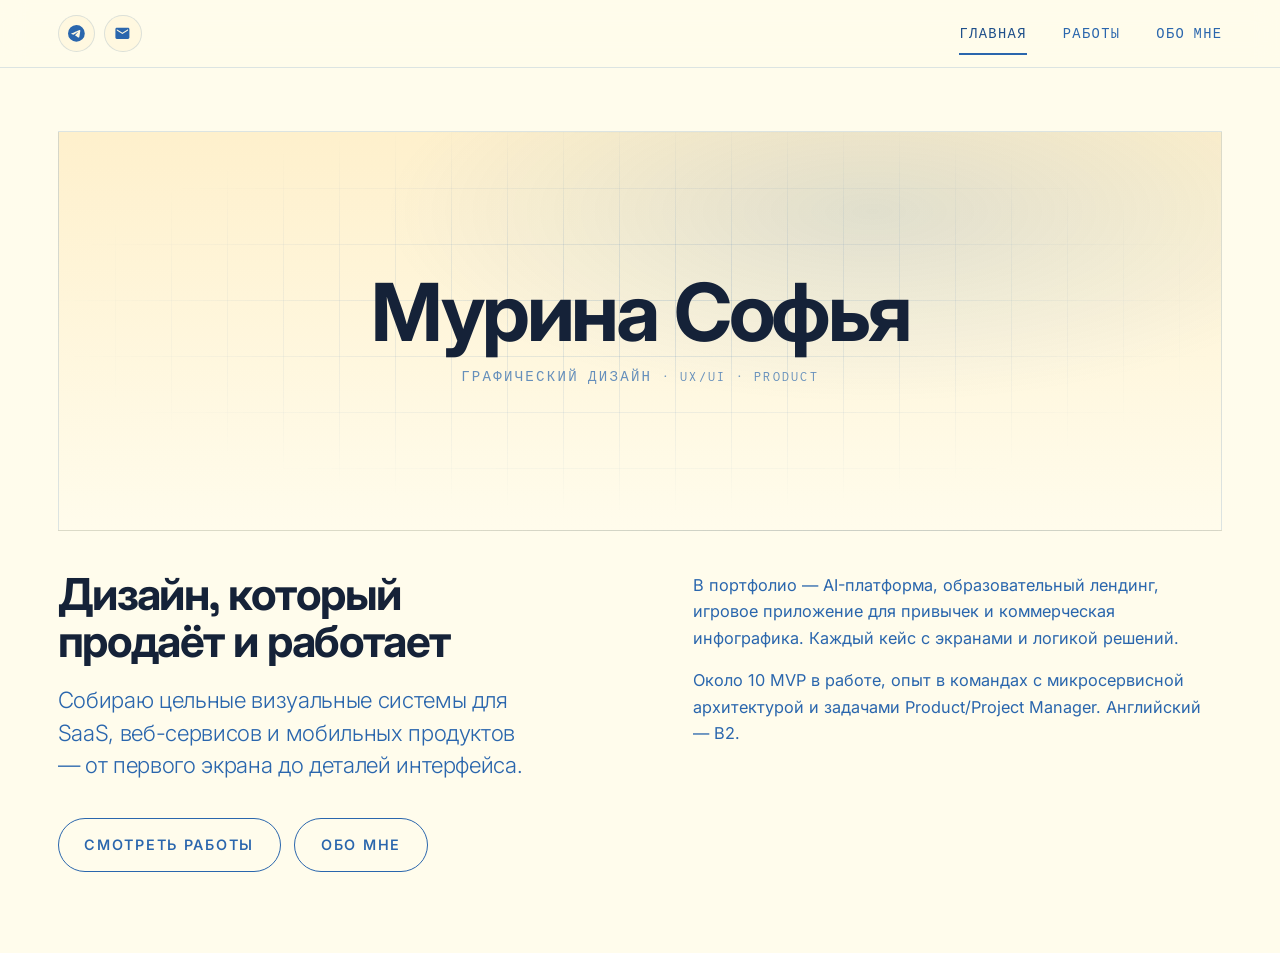
<file: index.html>
<!DOCTYPE html>
<html lang="ru">
<head>
  <meta charset="UTF-8" />
  <meta name="viewport" content="width=device-width, initial-scale=1.0" />
  <meta name="description" content="Мурина Софья — графический и UX/UI-дизайнер. Портфолио продуктов, лендингов и мобильных интерфейсов." />
  <title>Мурина Софья — Портфолио</title>
  <link rel="preconnect" href="https://fonts.googleapis.com" />
  <link rel="preconnect" href="https://fonts.gstatic.com" crossorigin />
  <link href="https://fonts.googleapis.com/css2?family=Inconsolata:wght@400;500;700&family=Inter:wght@300;400;500;600;700&family=Space+Grotesk:wght@500;600;700&display=swap" rel="stylesheet" />
  <link rel="stylesheet" href="styles.css" />
</head>
<body>
  <header class="site-nav">
    <div class="nav-contacts">
      <a class="nav-icon" href="https://t.me/dungeonmaster2007" target="_blank" rel="noopener" aria-label="Написать в Telegram">
        <svg viewBox="0 0 24 24" aria-hidden="true"><path d="M11.944 0A12 12 0 0 0 0 12a12 12 0 0 0 12 12 12 12 0 0 0 12-12A12 12 0 0 0 12 0a12 12 0 0 0-.056 0zm4.962 7.224c.1-.002.321.023.465.14a.506.506 0 0 1 .171.325c.016.093.036.306.02.472-.18 1.898-.962 6.502-1.36 8.627-.168.9-.499 1.201-.82 1.23-.696.065-1.225-.46-1.9-.902-1.056-.693-1.653-1.124-2.678-1.8-1.185-.78-.417-1.21.258-1.91.177-.184 3.247-2.977 3.307-3.23.007-.032.014-.15-.056-.212s-.174-.041-.249-.024c-.106.024-1.793 1.14-5.061 3.345-.48.33-.913.49-1.302.48-.428-.008-1.252-.241-1.865-.44-.752-.245-1.349-.374-1.297-.789.027-.216.325-.437.893-.663 3.498-1.524 5.83-2.529 6.998-3.014 3.332-1.386 4.025-1.627 4.476-1.635z"/></svg>
      </a>
      <a class="nav-icon" href="mailto:murinasofa144@gmail.com" aria-label="Написать на почту">
        <svg viewBox="0 0 24 24" aria-hidden="true"><path d="M20 4H4c-1.1 0-2 .9-2 2v12c0 1.1.9 2 2 2h16c1.1 0 2-.9 2-2V6c0-1.1-.9-2-2-2zm0 4-8 5-8-5V6l8 5 8-5v2z"/></svg>
      </a>
    </div>
    <button class="nav-toggle" type="button" aria-expanded="false" aria-controls="nav-menu">Меню</button>
    <nav id="nav-menu" class="nav-links" aria-label="Основная навигация">
      <a class="is-active" href="index.html">Главная</a>
      <a href="works.html">Работы</a>
      <a href="about.html">Обо мне</a>
    </nav>
  </header>

  <main>
    <section class="hero">
      <div class="wrap">
        <div class="hero-stage reveal">
          <div class="hero-mark">
            <p class="display">Мурина Софья</p>
            <p class="tag">Графический дизайн · UX/UI · Product</p>
          </div>
        </div>

        <div class="hero-grid">
          <div class="reveal">
            <h1 class="headline">Дизайн, который<br />продаёт и работает</h1>
            <p class="lede">
              Собираю цельные визуальные системы для SaaS, веб-сервисов и мобильных продуктов — от первого экрана до деталей интерфейса.
            </p>
          </div>
          <div class="reveal">
            <p class="body-text">
              В портфолио — AI-платформа, образовательный лендинг, игровое приложение для привычек и коммерческая инфографика. Каждый кейс с экранами и логикой решений.
            </p>
            <p class="body-text">
              Около 10 MVP в работе, опыт в командах с микросервисной архитектурой и задачами Product/Project Manager. Английский — B2.
            </p>
          </div>
        </div>

        <div class="btn-row reveal">
          <a class="btn" href="works.html">Смотреть работы</a>
          <a class="btn" href="about.html">Обо мне</a>
        </div>
      </div>
    </section>
  </main>

  <script src="script.js"></script>
</body>
</html>
</file>
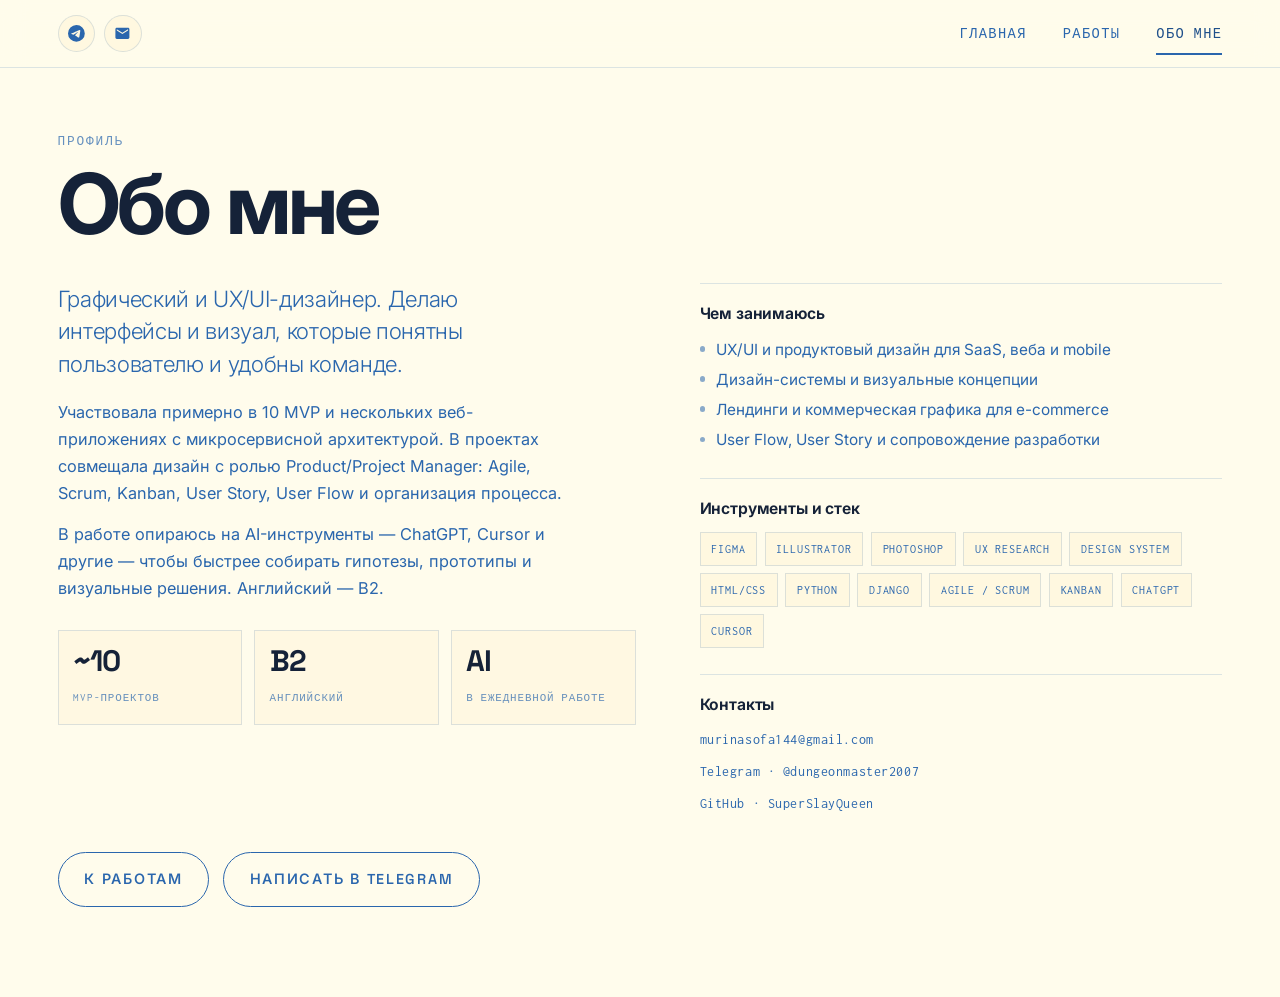
<file: about.html>
<!DOCTYPE html>
<html lang="ru">
<head>
  <meta charset="UTF-8" />
  <meta name="viewport" content="width=device-width, initial-scale=1.0" />
  <meta name="description" content="О Муриной Софье — графический и UX/UI-дизайнер." />
  <title>Обо мне — Мурина Софья</title>
  <link rel="preconnect" href="https://fonts.googleapis.com" />
  <link rel="preconnect" href="https://fonts.gstatic.com" crossorigin />
  <link href="https://fonts.googleapis.com/css2?family=Inconsolata:wght@400;500;700&family=Inter:wght@300;400;500;600;700&family=Space+Grotesk:wght@500;600;700&display=swap" rel="stylesheet" />
  <link rel="stylesheet" href="styles.css" />
</head>
<body>
  <header class="site-nav">
    <div class="nav-contacts">
      <a class="nav-icon" href="https://t.me/dungeonmaster2007" target="_blank" rel="noopener" aria-label="Написать в Telegram">
        <svg viewBox="0 0 24 24" aria-hidden="true"><path d="M11.944 0A12 12 0 0 0 0 12a12 12 0 0 0 12 12 12 12 0 0 0 12-12A12 12 0 0 0 12 0a12 12 0 0 0-.056 0zm4.962 7.224c.1-.002.321.023.465.14a.506.506 0 0 1 .171.325c.016.093.036.306.02.472-.18 1.898-.962 6.502-1.36 8.627-.168.9-.499 1.201-.82 1.23-.696.065-1.225-.46-1.9-.902-1.056-.693-1.653-1.124-2.678-1.8-1.185-.78-.417-1.21.258-1.91.177-.184 3.247-2.977 3.307-3.23.007-.032.014-.15-.056-.212s-.174-.041-.249-.024c-.106.024-1.793 1.14-5.061 3.345-.48.33-.913.49-1.302.48-.428-.008-1.252-.241-1.865-.44-.752-.245-1.349-.374-1.297-.789.027-.216.325-.437.893-.663 3.498-1.524 5.83-2.529 6.998-3.014 3.332-1.386 4.025-1.627 4.476-1.635z"/></svg>
      </a>
      <a class="nav-icon" href="mailto:murinasofa144@gmail.com" aria-label="Написать на почту">
        <svg viewBox="0 0 24 24" aria-hidden="true"><path d="M20 4H4c-1.1 0-2 .9-2 2v12c0 1.1.9 2 2 2h16c1.1 0 2-.9 2-2V6c0-1.1-.9-2-2-2zm0 4-8 5-8-5V6l8 5 8-5v2z"/></svg>
      </a>
    </div>
    <button class="nav-toggle" type="button" aria-expanded="false" aria-controls="nav-menu">Меню</button>
    <nav id="nav-menu" class="nav-links" aria-label="Основная навигация">
      <a href="index.html">Главная</a>
      <a href="works.html">Работы</a>
      <a class="is-active" href="about.html">Обо мне</a>
    </nav>
  </header>

  <main>
    <section class="section">
      <div class="wrap">
        <p class="eyebrow reveal">Профиль</p>
        <h1 class="display reveal">Обо мне</h1>

        <div class="about-grid">
          <div class="reveal">
            <p class="lede" style="max-width: 30ch;">
              Графический и UX/UI-дизайнер. Делаю интерфейсы и визуал, которые понятны пользователю и удобны команде.
            </p>
            <p class="body-text" style="margin-top: 1.2rem;">
              Участвовала примерно в 10 MVP и нескольких веб-приложениях с микросервисной архитектурой. В проектах совмещала дизайн с ролью Product/Project Manager: Agile, Scrum, Kanban, User Story, User Flow и организация процесса.
            </p>
            <p class="body-text">
              В работе опираюсь на AI-инструменты — ChatGPT, Cursor и другие — чтобы быстрее собирать гипотезы, прототипы и визуальные решения. Английский — B2.
            </p>

            <div class="stats">
              <div class="stat">
                <strong>~10</strong>
                <span>MVP-проектов</span>
              </div>
              <div class="stat">
                <strong>B2</strong>
                <span>Английский</span>
              </div>
              <div class="stat">
                <strong>AI</strong>
                <span>в ежедневной работе</span>
              </div>
            </div>
          </div>

          <div class="reveal">
            <div class="about-block">
              <h3>Чем занимаюсь</h3>
              <ul>
                <li>UX/UI и продуктовый дизайн для SaaS, веба и mobile</li>
                <li>Дизайн-системы и визуальные концепции</li>
                <li>Лендинги и коммерческая графика для e-commerce</li>
                <li>User Flow, User Story и сопровождение разработки</li>
              </ul>
            </div>

            <div class="about-block">
              <h3>Инструменты и стек</h3>
              <div class="skill-cloud">
                <span class="skill">Figma</span>
                <span class="skill">Illustrator</span>
                <span class="skill">Photoshop</span>
                <span class="skill">UX Research</span>
                <span class="skill">Design System</span>
                <span class="skill">HTML/CSS</span>
                <span class="skill">Python</span>
                <span class="skill">Django</span>
                <span class="skill">Agile / Scrum</span>
                <span class="skill">Kanban</span>
                <span class="skill">ChatGPT</span>
                <span class="skill">Cursor</span>
              </div>
            </div>

            <div class="about-block">
              <h3>Контакты</h3>
              <div class="contact-list">
                <a href="mailto:murinasofa144@gmail.com">murinasofa144@gmail.com</a>
                <a href="https://t.me/dungeonmaster2007" target="_blank" rel="noopener">Telegram · @dungeonmaster2007</a>
                <a href="https://github.com/SuperSlayQueen" target="_blank" rel="noopener">GitHub · SuperSlayQueen</a>
              </div>
            </div>
          </div>
        </div>

        <div class="btn-row reveal">
          <a class="btn" href="works.html">К работам</a>
          <a class="btn" href="https://t.me/dungeonmaster2007" target="_blank" rel="noopener">Написать в Telegram</a>
        </div>
      </div>
    </section>
  </main>

  <script src="script.js"></script>
</body>
</html>
</file>
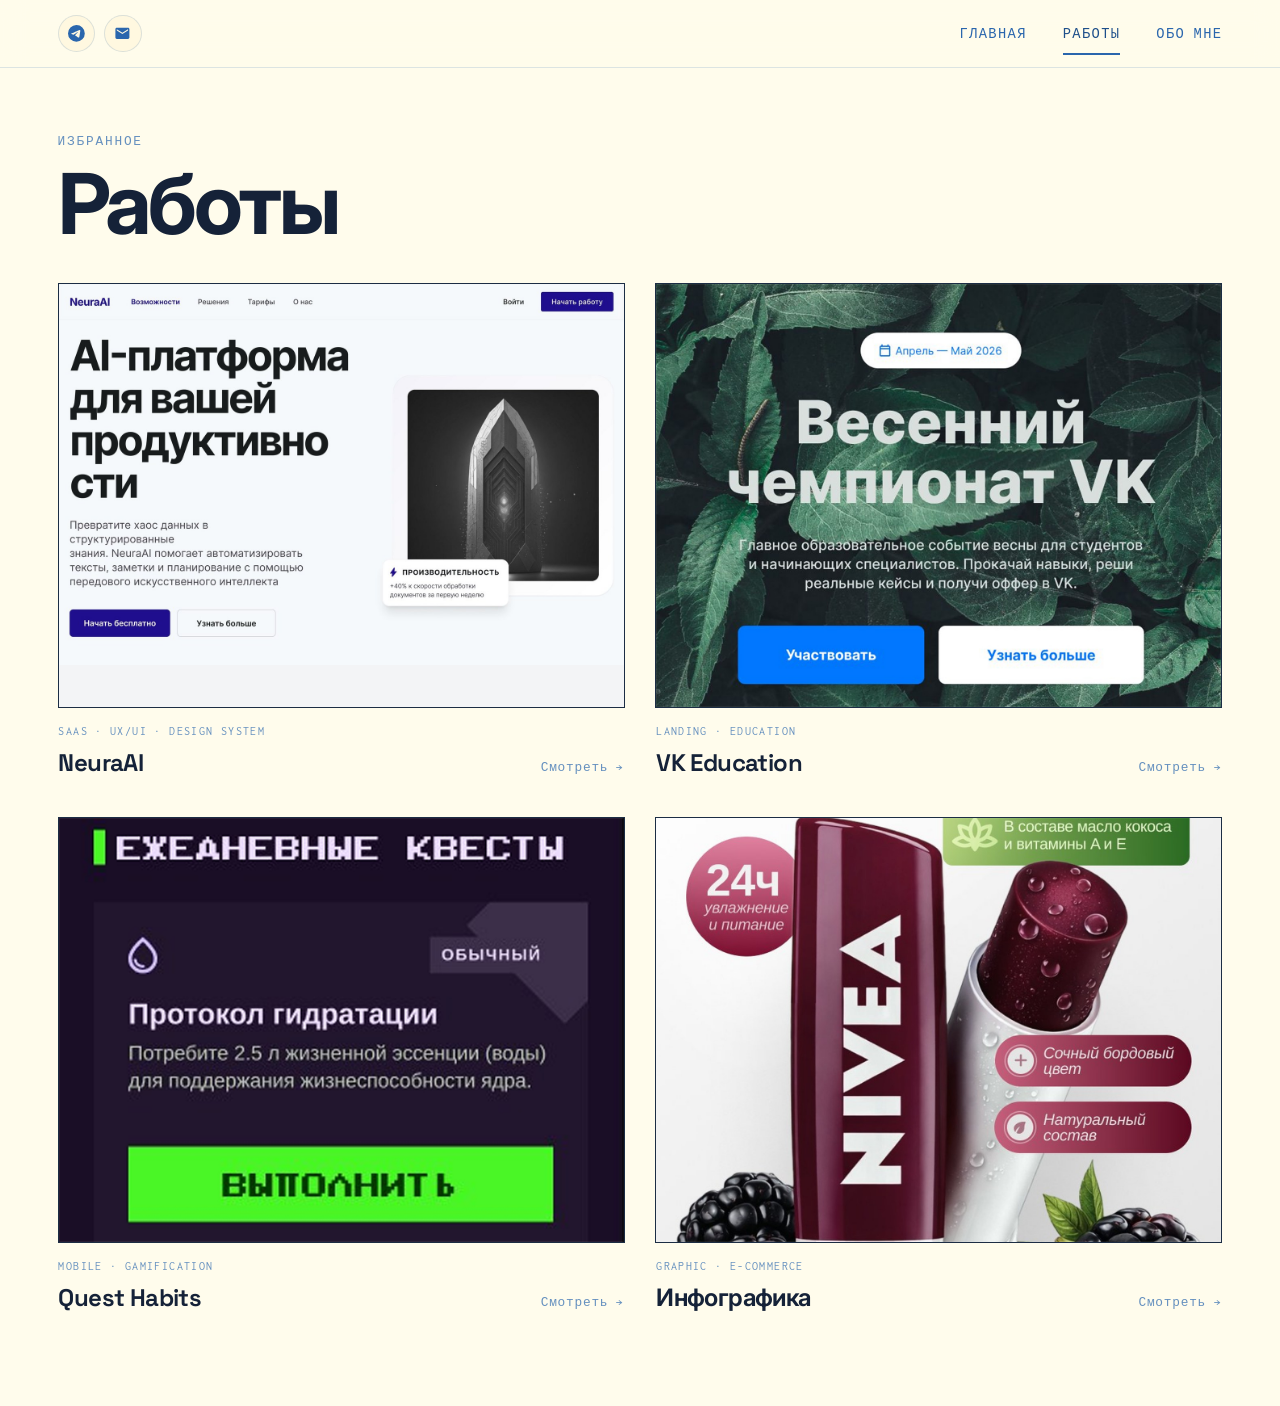
<file: works.html>
<!DOCTYPE html>
<html lang="ru">
<head>
  <meta charset="UTF-8" />
  <meta name="viewport" content="width=device-width, initial-scale=1.0" />
  <meta name="description" content="Избранные работы Муриной Софьи — UX/UI и графический дизайн." />
  <title>Работы — Мурина Софья</title>
  <link rel="preconnect" href="https://fonts.googleapis.com" />
  <link rel="preconnect" href="https://fonts.gstatic.com" crossorigin />
  <link href="https://fonts.googleapis.com/css2?family=Inconsolata:wght@400;500;700&family=Inter:wght@300;400;500;600;700&family=Space+Grotesk:wght@500;600;700&display=swap" rel="stylesheet" />
  <link rel="stylesheet" href="styles.css" />
</head>
<body>
  <header class="site-nav">
    <div class="nav-contacts">
      <a class="nav-icon" href="https://t.me/dungeonmaster2007" target="_blank" rel="noopener" aria-label="Написать в Telegram">
        <svg viewBox="0 0 24 24" aria-hidden="true"><path d="M11.944 0A12 12 0 0 0 0 12a12 12 0 0 0 12 12 12 12 0 0 0 12-12A12 12 0 0 0 12 0a12 12 0 0 0-.056 0zm4.962 7.224c.1-.002.321.023.465.14a.506.506 0 0 1 .171.325c.016.093.036.306.02.472-.18 1.898-.962 6.502-1.36 8.627-.168.9-.499 1.201-.82 1.23-.696.065-1.225-.46-1.9-.902-1.056-.693-1.653-1.124-2.678-1.8-1.185-.78-.417-1.21.258-1.91.177-.184 3.247-2.977 3.307-3.23.007-.032.014-.15-.056-.212s-.174-.041-.249-.024c-.106.024-1.793 1.14-5.061 3.345-.48.33-.913.49-1.302.48-.428-.008-1.252-.241-1.865-.44-.752-.245-1.349-.374-1.297-.789.027-.216.325-.437.893-.663 3.498-1.524 5.83-2.529 6.998-3.014 3.332-1.386 4.025-1.627 4.476-1.635z"/></svg>
      </a>
      <a class="nav-icon" href="mailto:murinasofa144@gmail.com" aria-label="Написать на почту">
        <svg viewBox="0 0 24 24" aria-hidden="true"><path d="M20 4H4c-1.1 0-2 .9-2 2v12c0 1.1.9 2 2 2h16c1.1 0 2-.9 2-2V6c0-1.1-.9-2-2-2zm0 4-8 5-8-5V6l8 5 8-5v2z"/></svg>
      </a>
    </div>
    <button class="nav-toggle" type="button" aria-expanded="false" aria-controls="nav-menu">Меню</button>
    <nav id="nav-menu" class="nav-links" aria-label="Основная навигация">
      <a href="index.html">Главная</a>
      <a class="is-active" href="works.html">Работы</a>
      <a href="about.html">Обо мне</a>
    </nav>
  </header>

  <main>
    <section class="section">
      <div class="wrap">
        <div class="works-intro">
          <div class="reveal">
            <p class="eyebrow">Избранное</p>
            <h1 class="display">Работы</h1>
          </div>
        </div>

        <div class="works-grid">
          <a class="work-card reveal" href="projects/neurai.html">
            <div class="work-card-media">
              <img src="assets/projects/neurai/thumb.jpg" alt="NeuraAI — превью лендинга" loading="lazy" />
            </div>
            <div class="work-card-meta">
              <span class="type">SaaS · UX/UI · Design system</span>
              <span class="title">NeuraAI</span>
              <span class="arrow">Смотреть →</span>
            </div>
          </a>

          <a class="work-card reveal" href="projects/vk.html">
            <div class="work-card-media">
              <img src="assets/projects/vk/thumb.jpg" alt="VK Education — превью лендинга" loading="lazy" />
            </div>
            <div class="work-card-meta">
              <span class="type">Landing · Education</span>
              <span class="title">VK Education</span>
              <span class="arrow">Смотреть →</span>
            </div>
          </a>

          <a class="work-card reveal" href="projects/quest.html">
            <div class="work-card-media">
              <img src="assets/projects/quest/thumb.jpg" alt="Quest Habits — превью приложения" loading="lazy" />
            </div>
            <div class="work-card-meta">
              <span class="type">Mobile · Gamification</span>
              <span class="title">Quest Habits</span>
              <span class="arrow">Смотреть →</span>
            </div>
          </a>

          <a class="work-card reveal" href="projects/infographic.html">
            <div class="work-card-media">
              <img src="assets/projects/infographic/thumb.jpg" alt="Инфографика — превью обложки" loading="lazy" />
            </div>
            <div class="work-card-meta">
              <span class="type">Graphic · E-commerce</span>
              <span class="title">Инфографика</span>
              <span class="arrow">Смотреть →</span>
            </div>
          </a>
        </div>
      </div>
    </section>
  </main>

  <script src="script.js"></script>
</body>
</html>
</file>
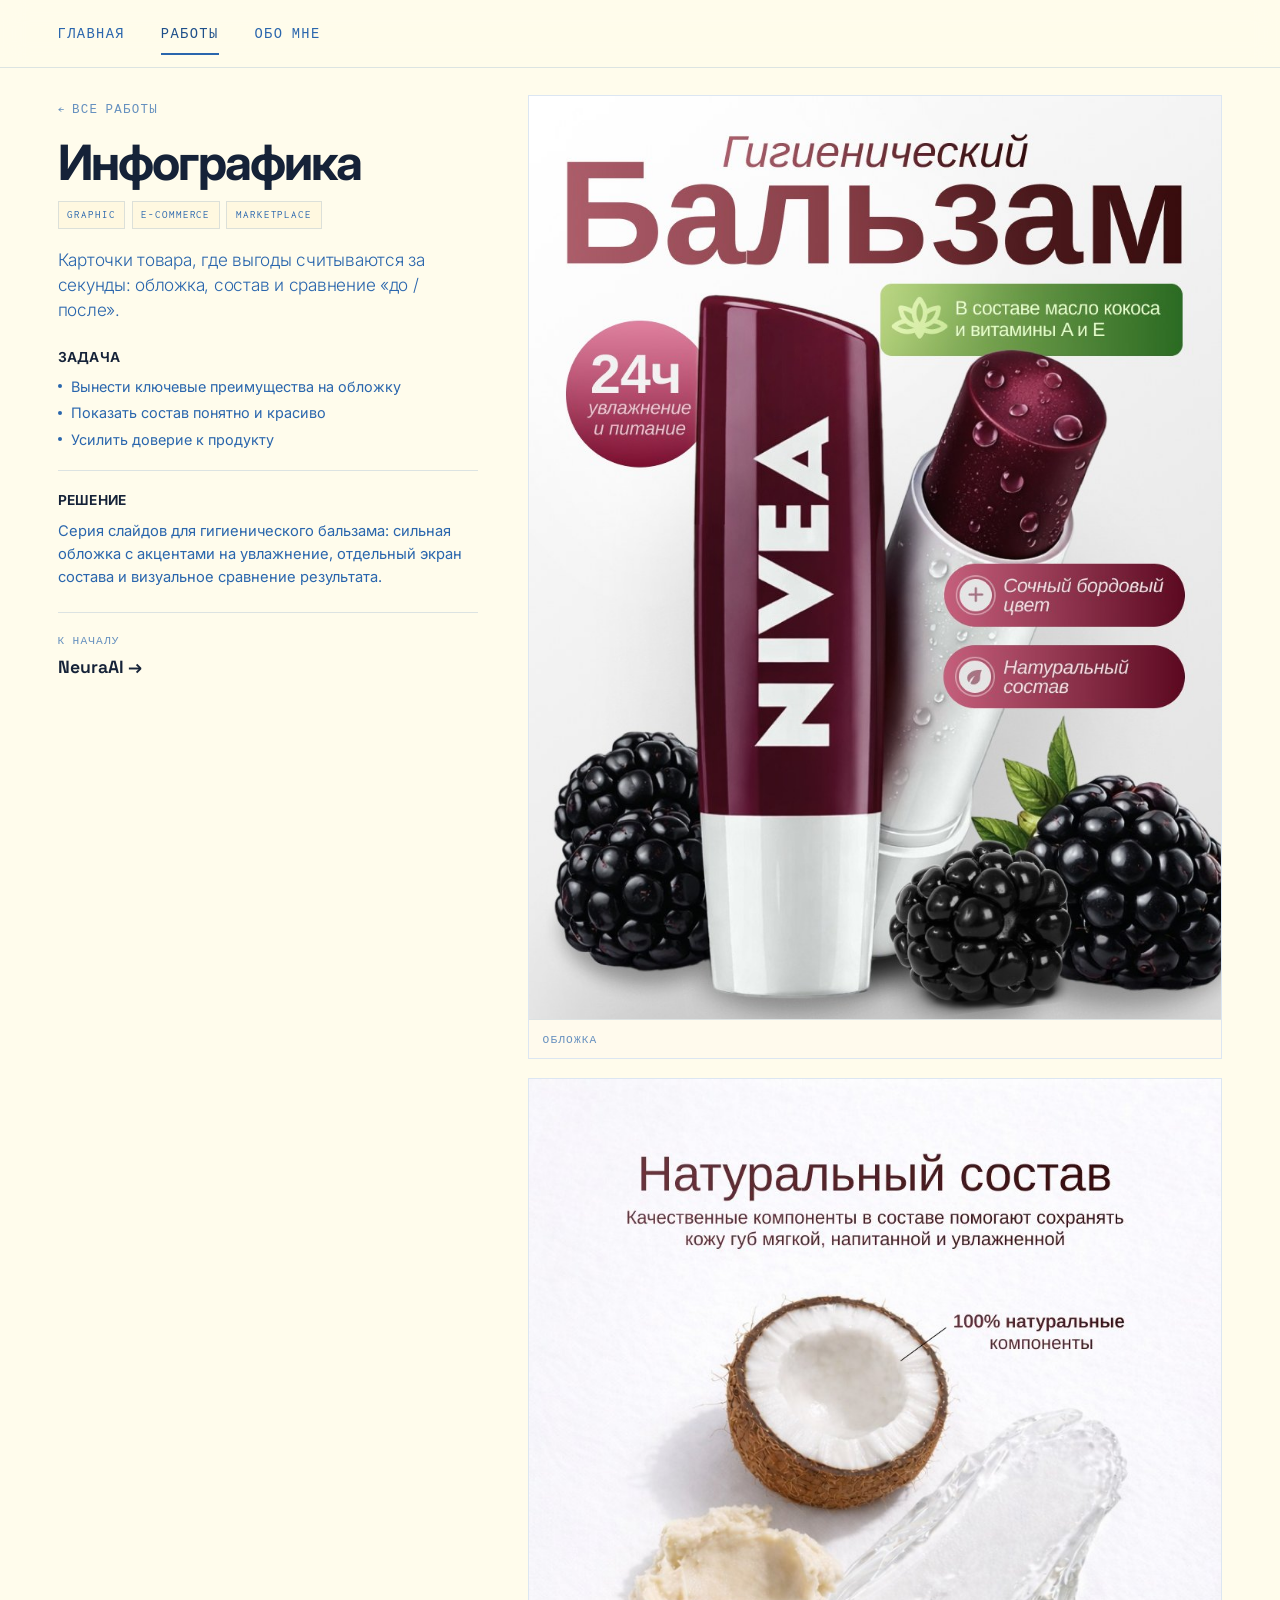
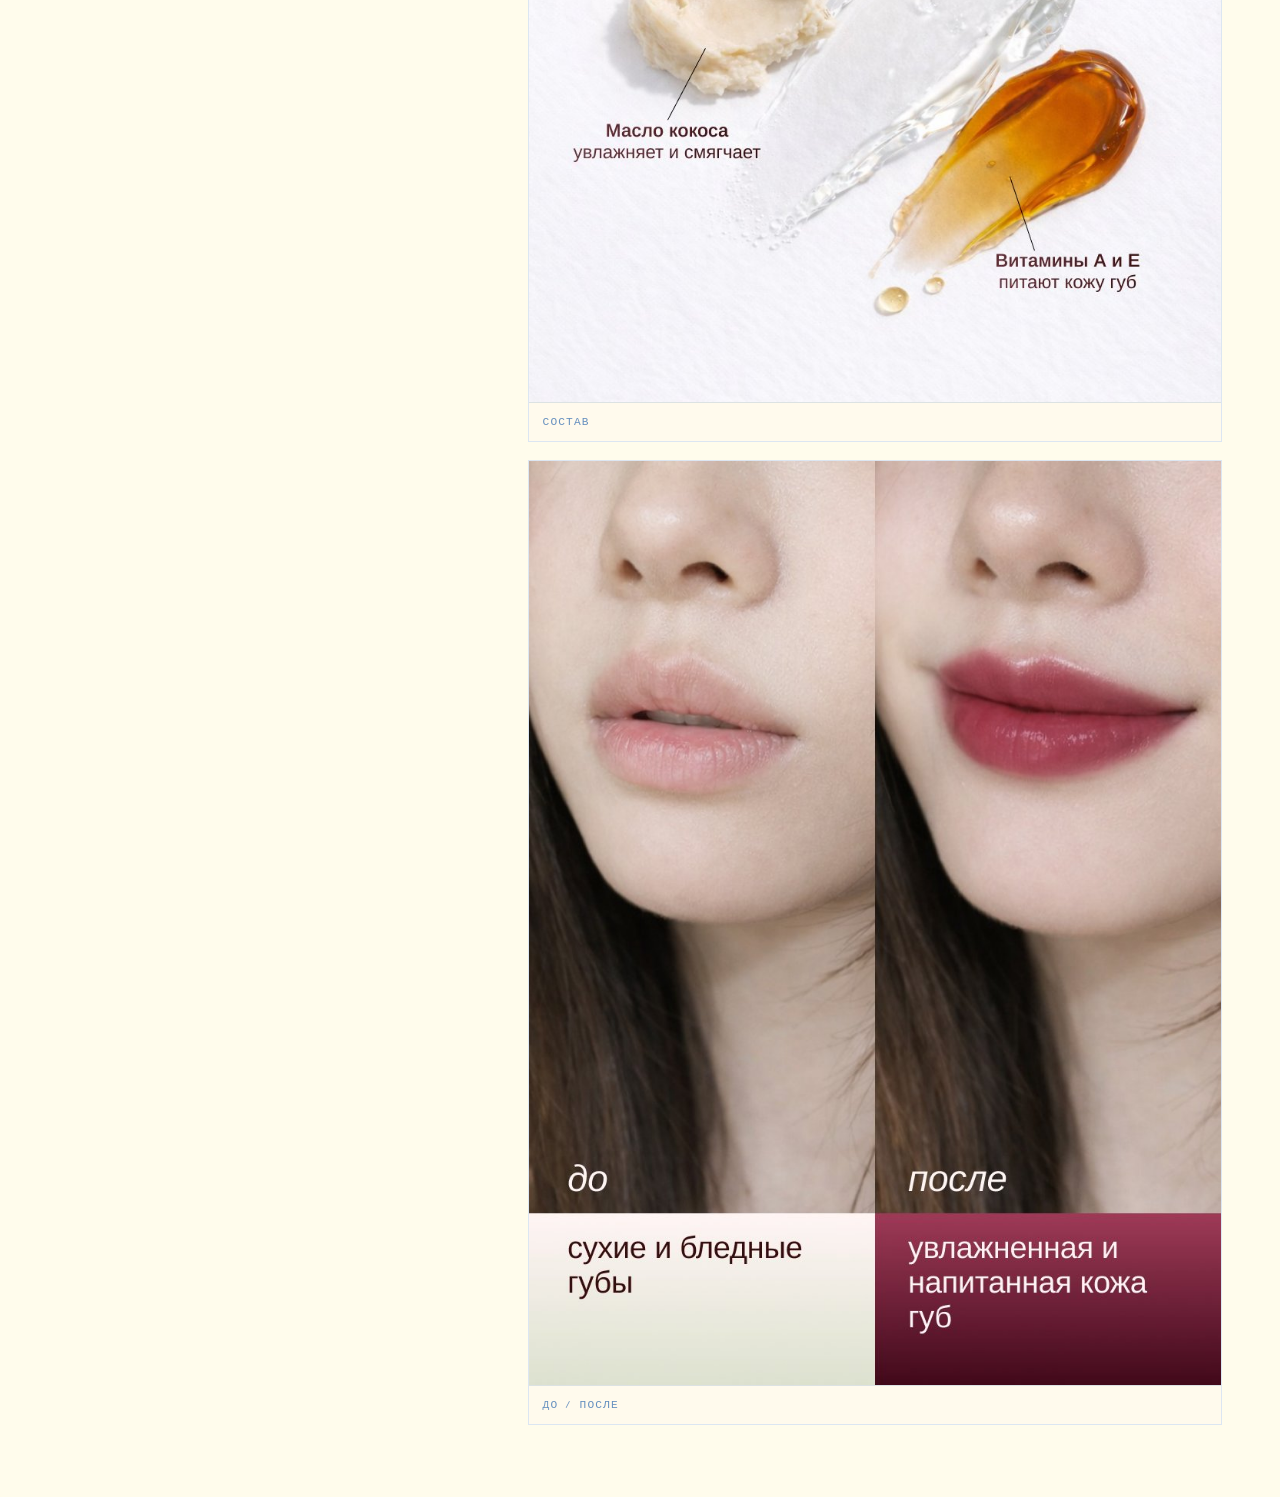
<file: projects/infographic.html>
<!DOCTYPE html>
<html lang="ru">
<head>
  <meta charset="UTF-8" />
  <meta name="viewport" content="width=device-width, initial-scale=1.0" />
  <meta name="description" content="Инфографика для маркетплейсов — графический дизайн карточек товара." />
  <title>Инфографика — Мурина Софья</title>
  <link rel="preconnect" href="https://fonts.googleapis.com" />
  <link rel="preconnect" href="https://fonts.gstatic.com" crossorigin />
  <link href="https://fonts.googleapis.com/css2?family=Inconsolata:wght@400;500;700&family=Inter:wght@300;400;500;600;700&family=Space+Grotesk:wght@500;600;700&display=swap" rel="stylesheet" />
  <link rel="stylesheet" href="../styles.css" />
</head>
<body>
  <header class="site-nav">
    <button class="nav-toggle" type="button" aria-expanded="false" aria-controls="nav-menu">Меню</button>
    <nav id="nav-menu" class="nav-links" aria-label="Основная навигация">
      <a href="../index.html">Главная</a>
      <a class="is-active" href="../works.html">Работы</a>
      <a href="../about.html">Обо мне</a>
    </nav>
  </header>

  <main class="case-page">
    <div class="wrap case-shell">
      <aside class="case-sticky reveal">
        <a class="back-link" href="../works.html">← Все работы</a>
        <h1 class="display">Инфографика</h1>
        <div class="case-meta">
          <span>Graphic</span>
          <span>E-commerce</span>
          <span>Marketplace</span>
        </div>
        <p class="lede">
          Карточки товара, где выгоды считываются за секунды: обложка, состав и сравнение «до / после».
        </p>

        <div class="case-block">
          <h3>Задача</h3>
          <ul>
            <li>Вынести ключевые преимущества на обложку</li>
            <li>Показать состав понятно и красиво</li>
            <li>Усилить доверие к продукту</li>
          </ul>
        </div>

        <div class="case-block">
          <h3>Решение</h3>
          <p>
            Серия слайдов для гигиенического бальзама: сильная обложка с акцентами на увлажнение, отдельный экран состава и визуальное сравнение результата.
          </p>
        </div>

        <div class="next-project">
          <span>К началу</span>
          <a href="neurai.html">NeuraAI →</a>
        </div>
      </aside>

      <div class="case-gallery reveal">
        <figure class="shot">
          <img src="../assets/projects/infographic/01-cover-full.jpg" alt="Обложка" />
          <figcaption>Обложка</figcaption>
        </figure>
        <figure class="shot">
          <img src="../assets/projects/infographic/02-composition.jpg" alt="Состав" loading="lazy" />
          <figcaption>Состав</figcaption>
        </figure>
        <figure class="shot">
          <img src="../assets/projects/infographic/03-before-after.jpg" alt="До и после" loading="lazy" />
          <figcaption>До / после</figcaption>
        </figure>
      </div>
    </div>
  </main>

  <script src="../script.js"></script>
</body>
</html>
</file>
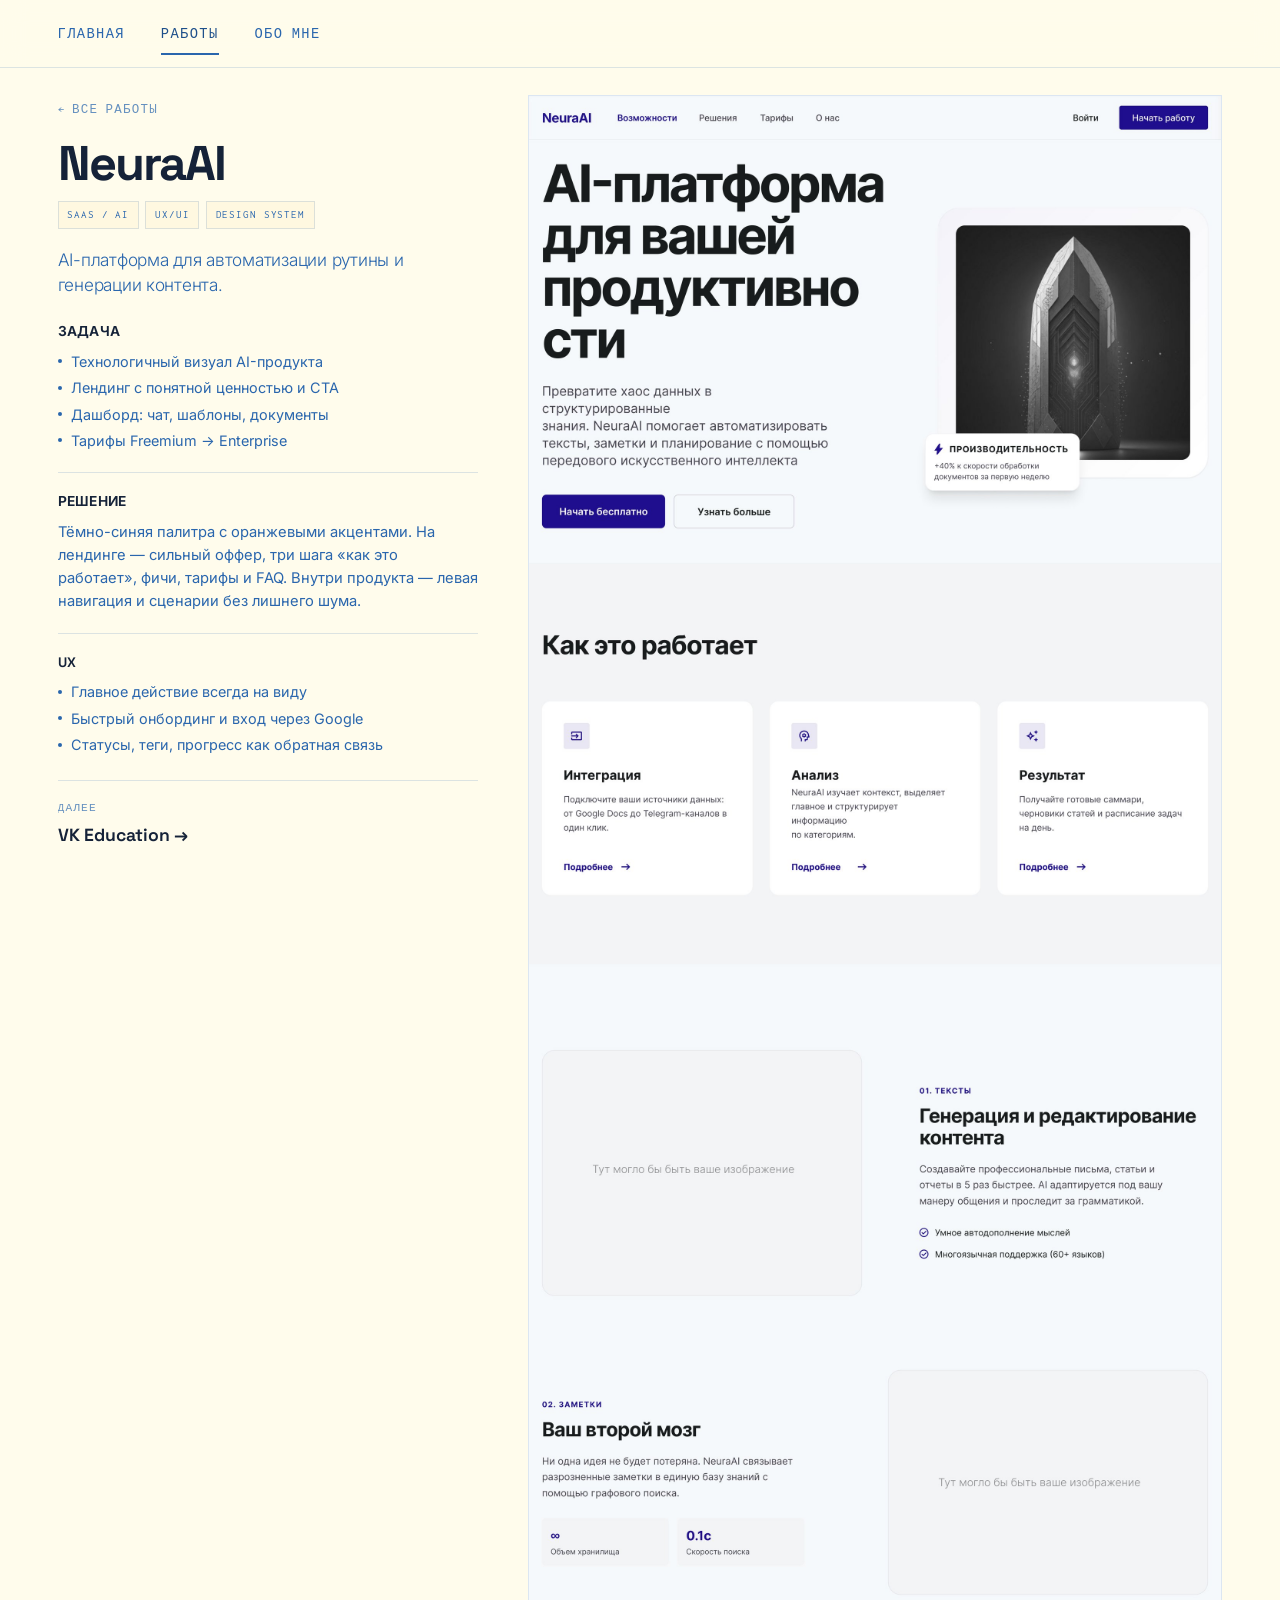
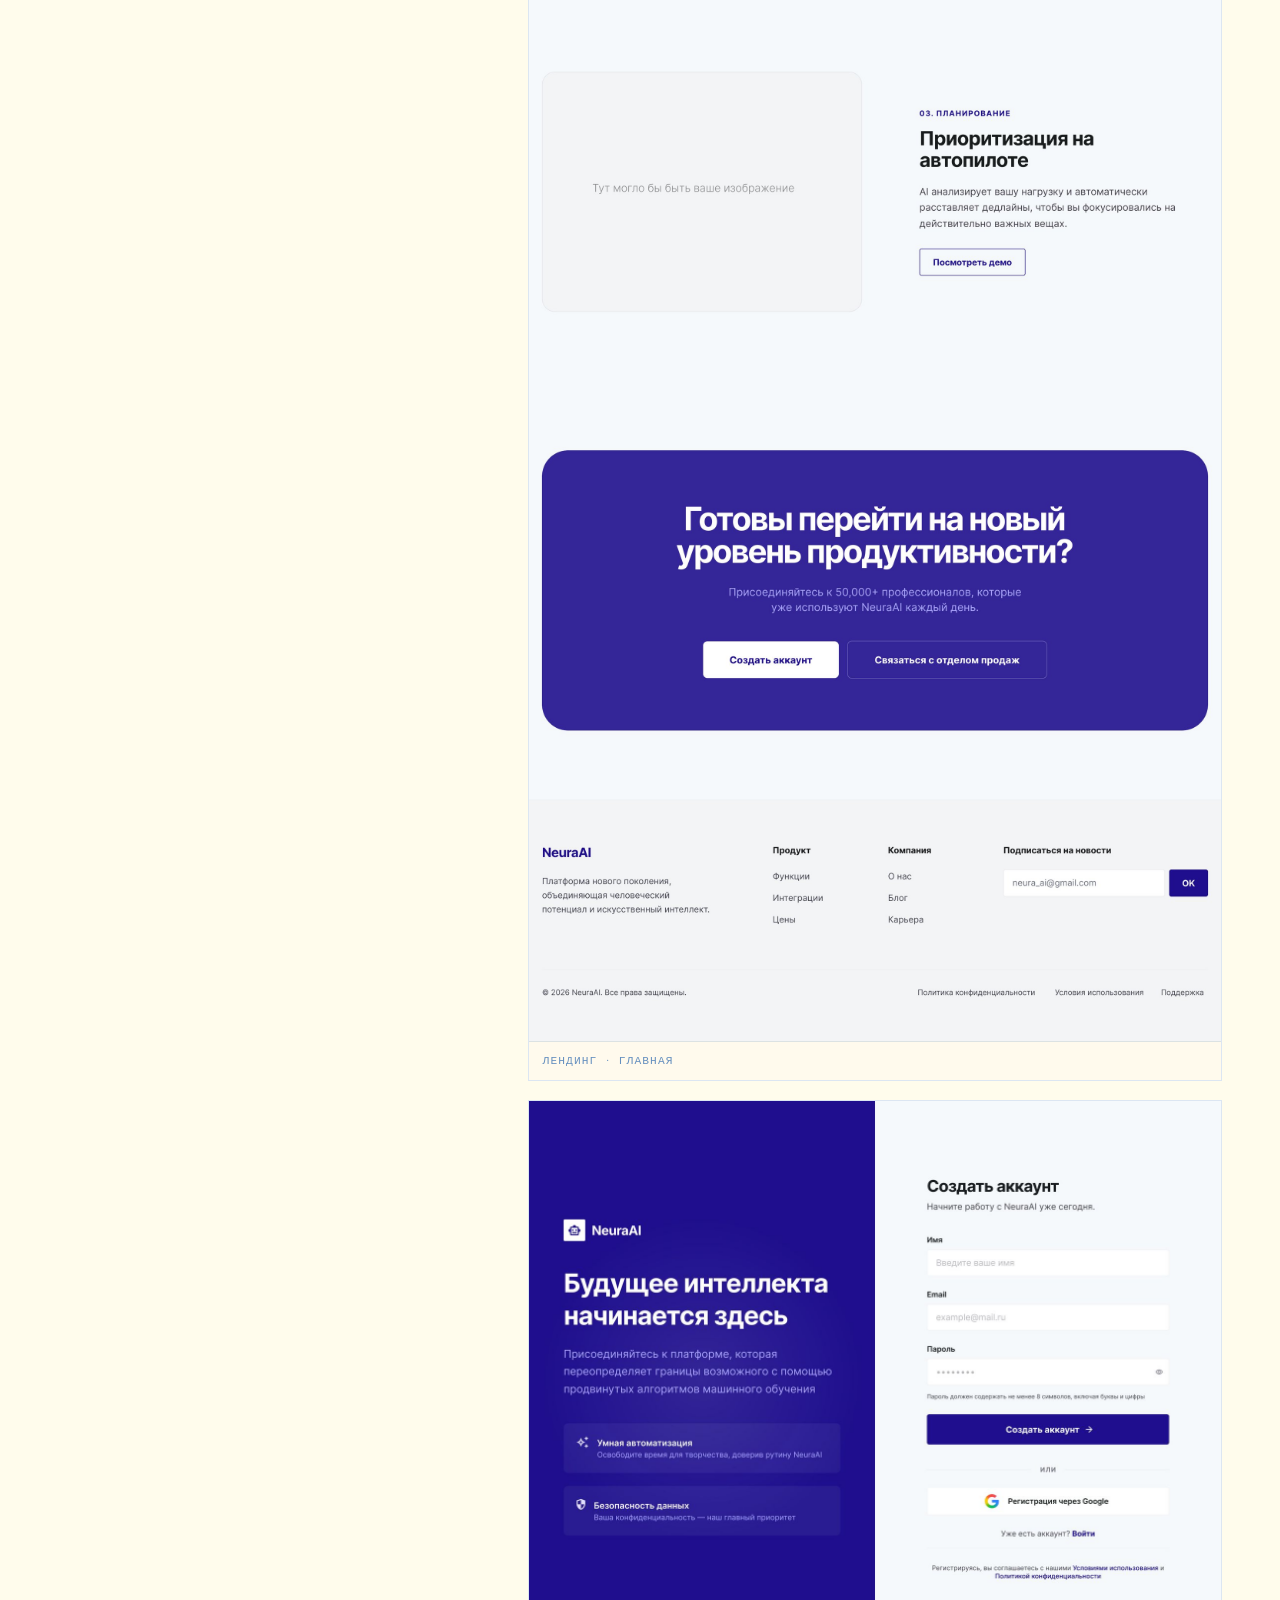
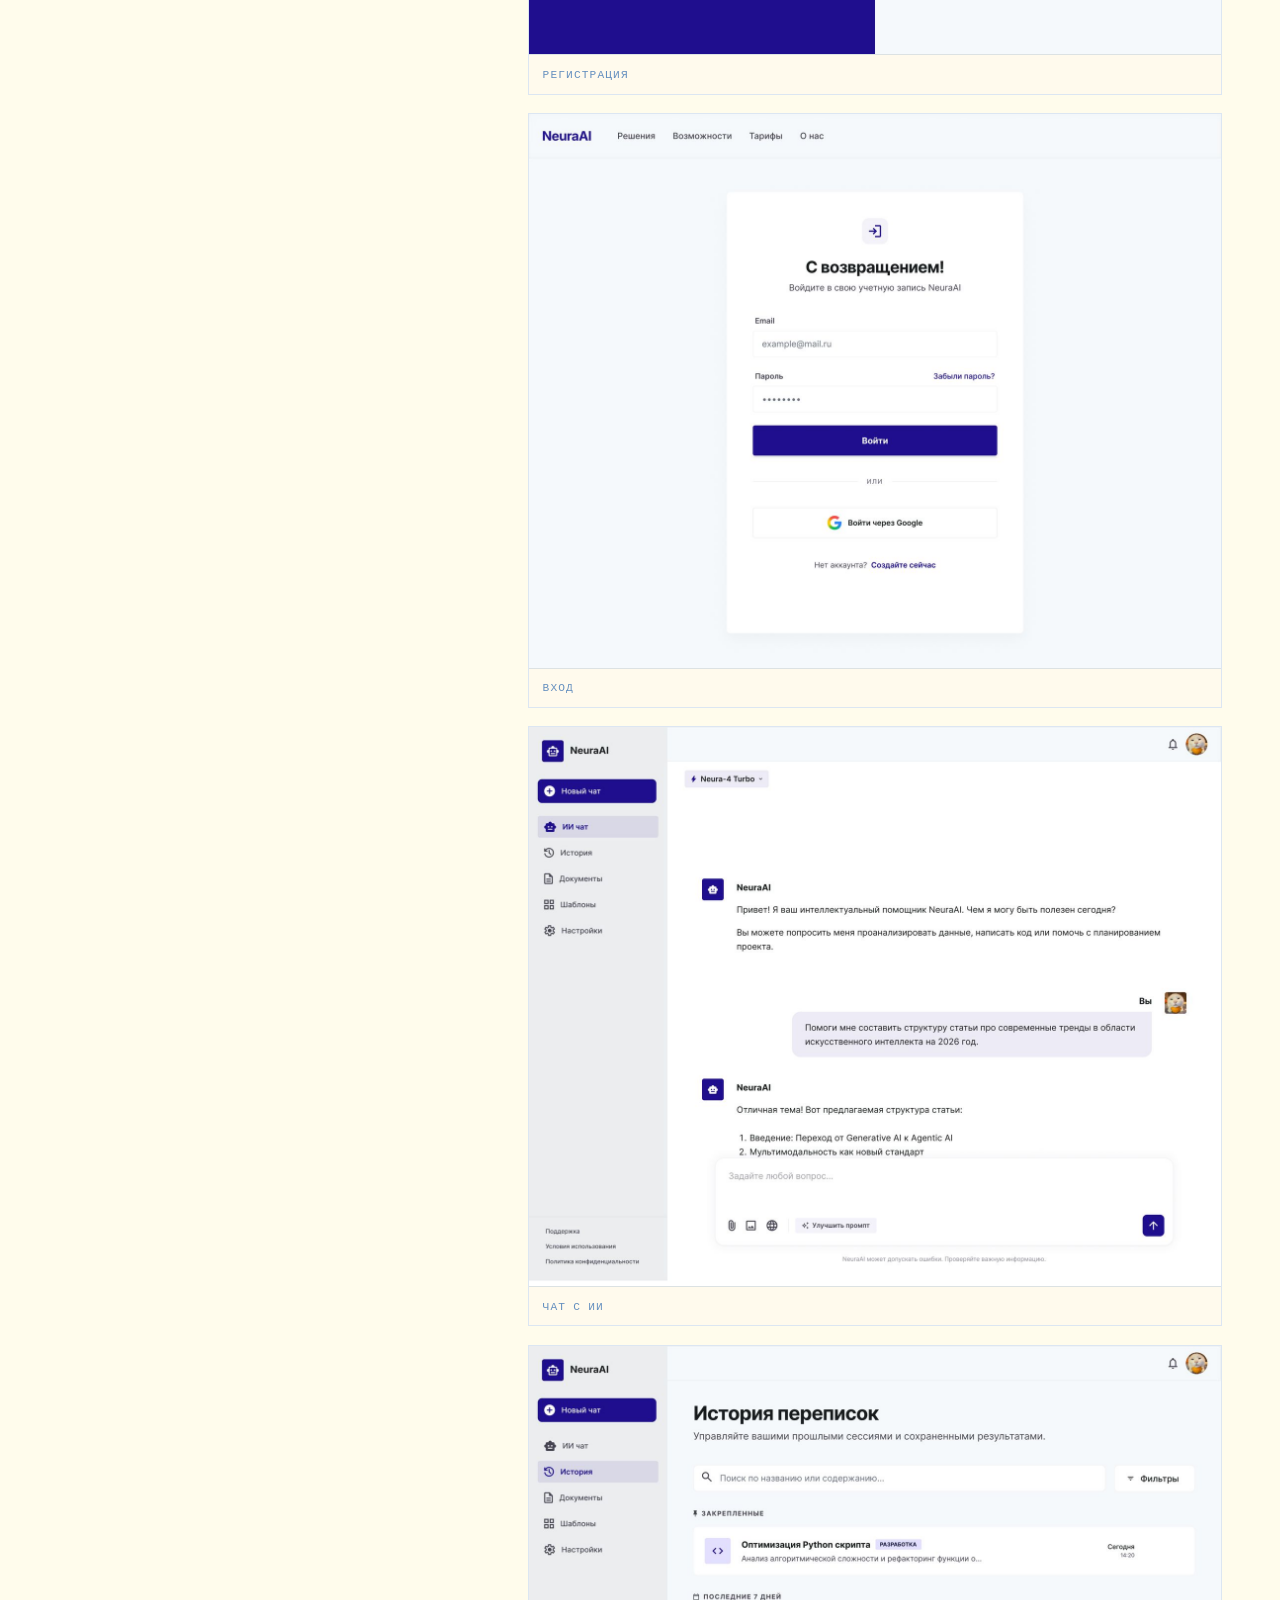
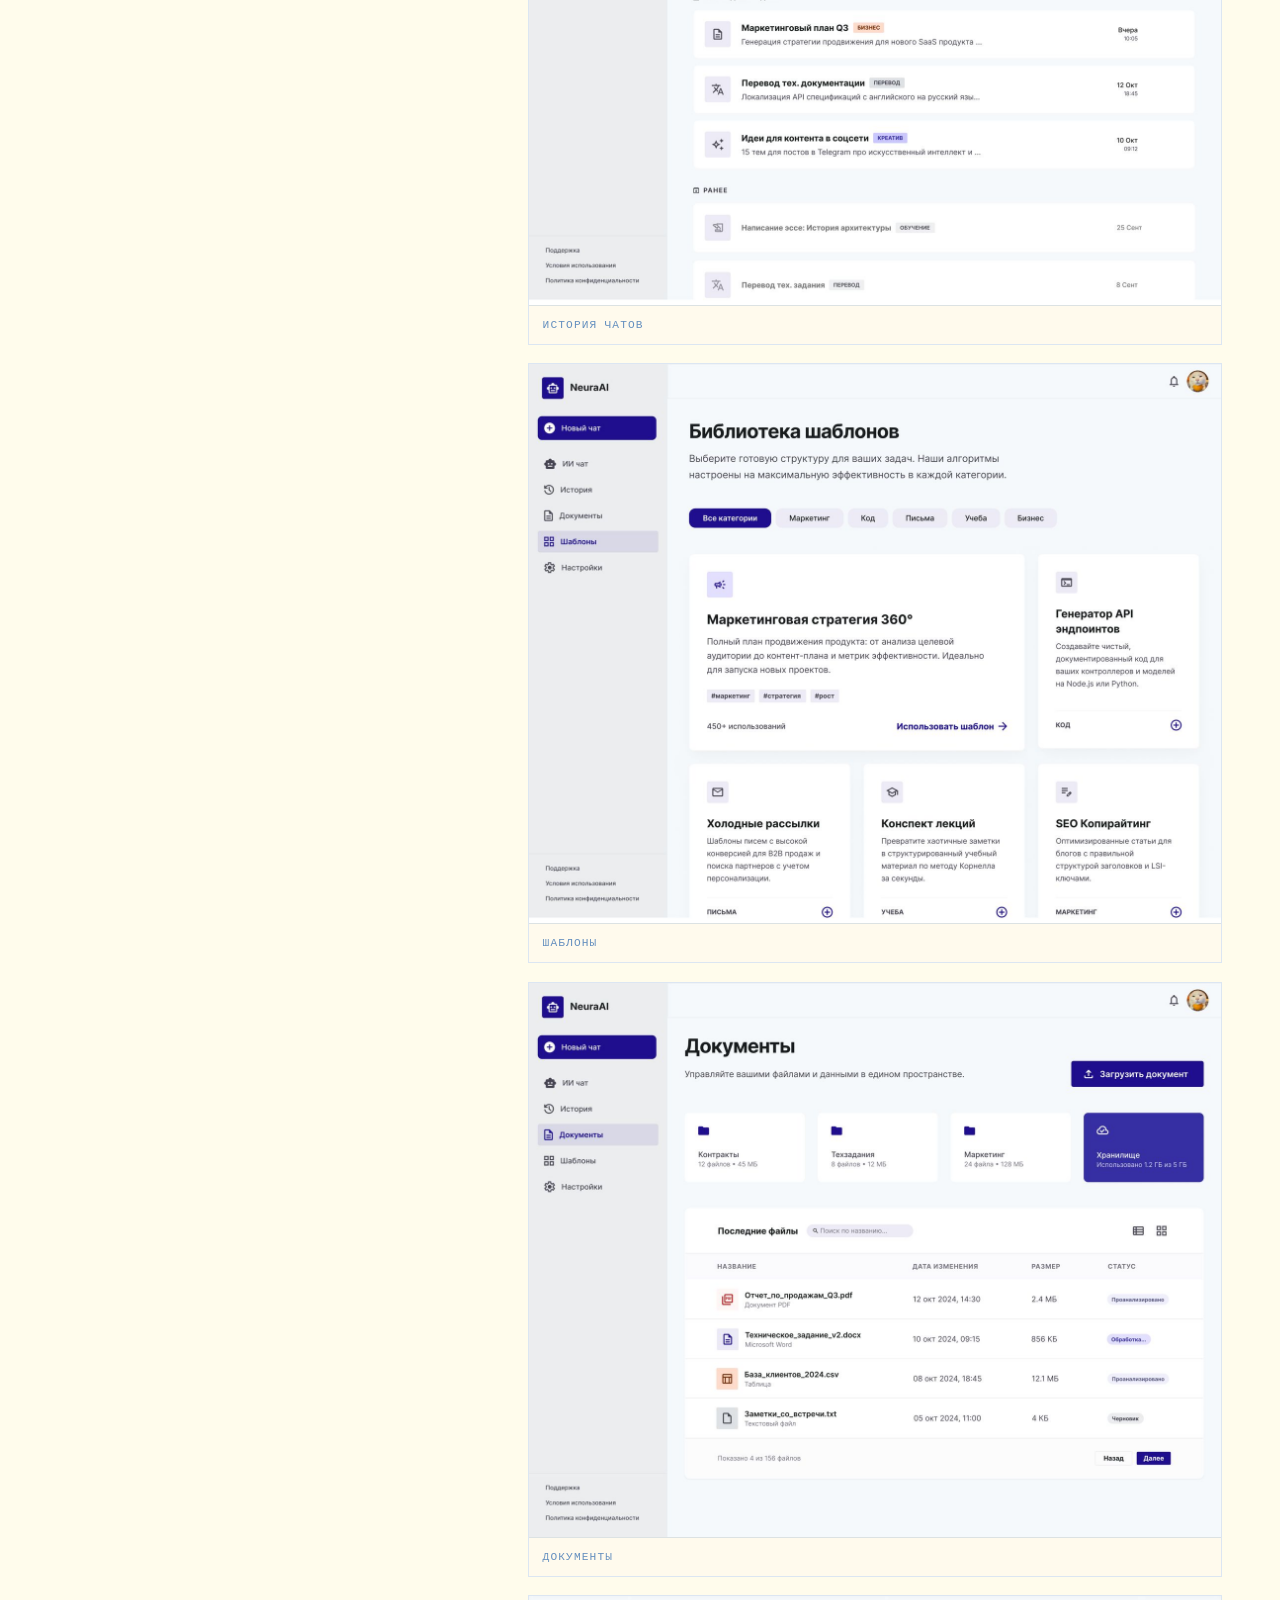
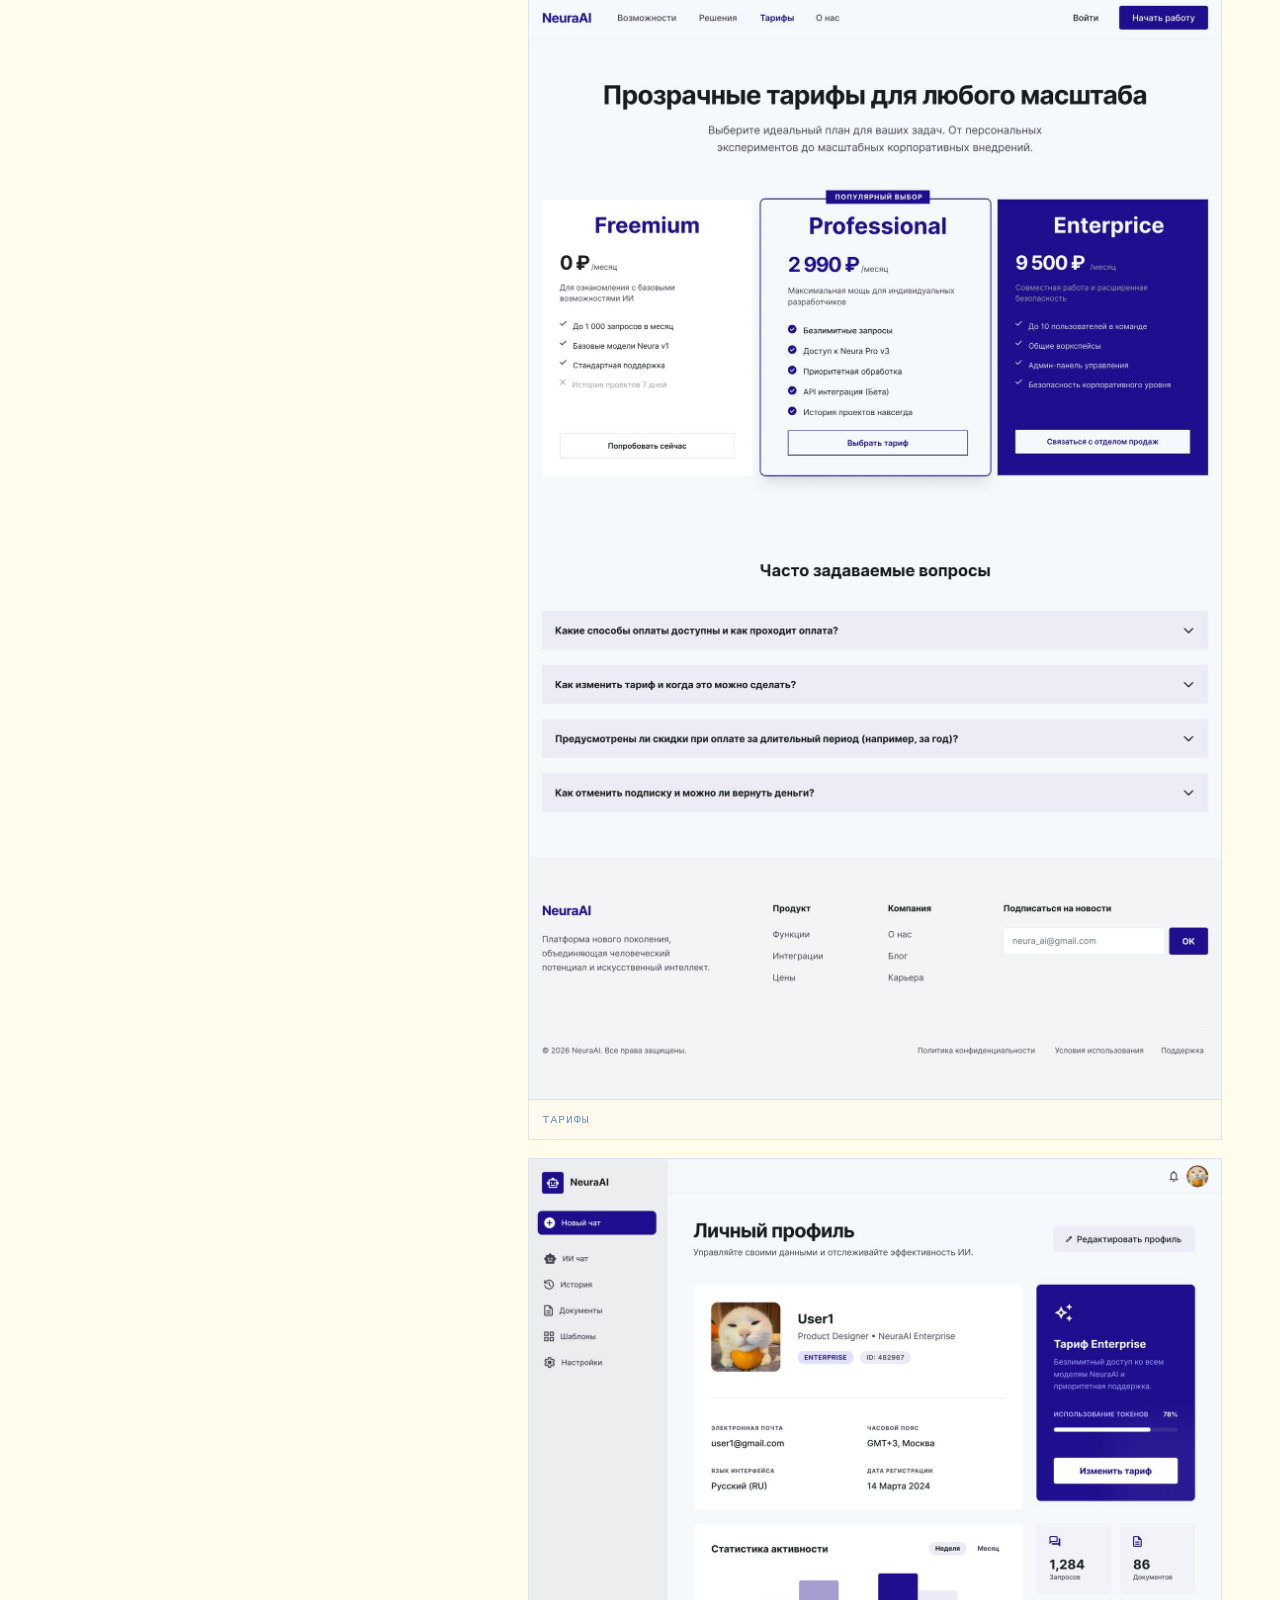
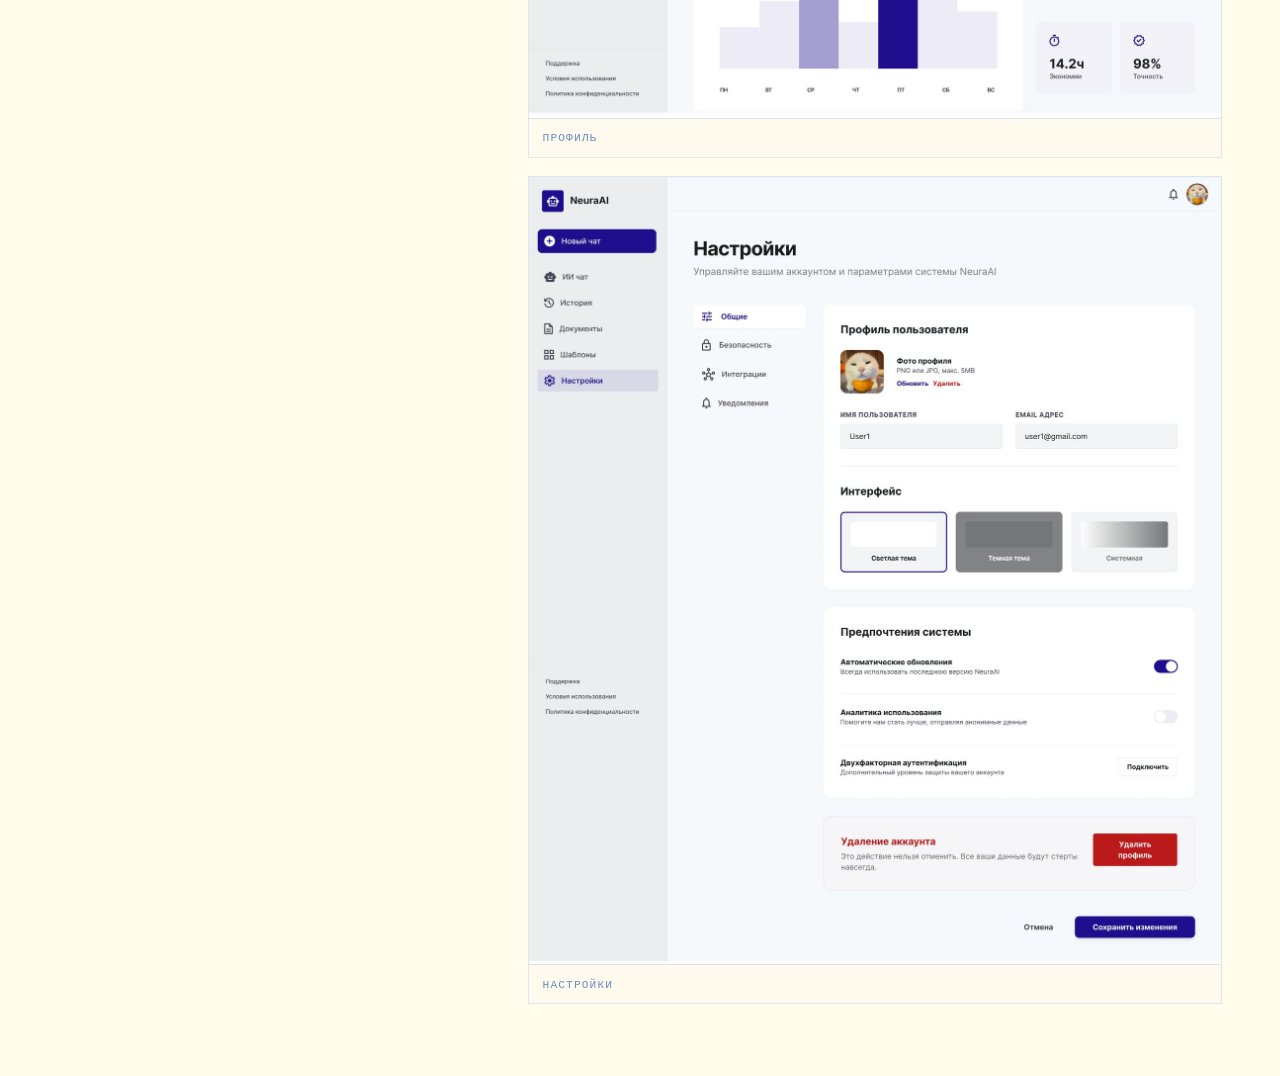
<file: projects/neurai.html>
<!DOCTYPE html>
<html lang="ru">
<head>
  <meta charset="UTF-8" />
  <meta name="viewport" content="width=device-width, initial-scale=1.0" />
  <meta name="description" content="NeuraAI — UX/UI дизайн SaaS-платформы на базе ИИ." />
  <title>NeuraAI — Мурина Софья</title>
  <link rel="preconnect" href="https://fonts.googleapis.com" />
  <link rel="preconnect" href="https://fonts.gstatic.com" crossorigin />
  <link href="https://fonts.googleapis.com/css2?family=Inconsolata:wght@400;500;700&family=Inter:wght@300;400;500;600;700&family=Space+Grotesk:wght@500;600;700&display=swap" rel="stylesheet" />
  <link rel="stylesheet" href="../styles.css" />
</head>
<body>
  <header class="site-nav">
    <button class="nav-toggle" type="button" aria-expanded="false" aria-controls="nav-menu">Меню</button>
    <nav id="nav-menu" class="nav-links" aria-label="Основная навигация">
      <a href="../index.html">Главная</a>
      <a class="is-active" href="../works.html">Работы</a>
      <a href="../about.html">Обо мне</a>
    </nav>
  </header>

  <main class="case-page">
    <div class="wrap case-shell">
      <aside class="case-sticky reveal">
        <a class="back-link" href="../works.html">← Все работы</a>
        <h1 class="display">NeuraAI</h1>
        <div class="case-meta">
          <span>SaaS / AI</span>
          <span>UX/UI</span>
          <span>Design system</span>
        </div>
        <p class="lede">
          AI-платформа для автоматизации рутины и генерации контента.
        </p>

        <div class="case-block">
          <h3>Задача</h3>
          <ul>
            <li>Технологичный визуал AI-продукта</li>
            <li>Лендинг с понятной ценностью и CTA</li>
            <li>Дашборд: чат, шаблоны, документы</li>
            <li>Тарифы Freemium → Enterprise</li>
          </ul>
        </div>

        <div class="case-block">
          <h3>Решение</h3>
          <p>
            Тёмно-синяя палитра с оранжевыми акцентами. На лендинге — сильный оффер, три шага «как это работает», фичи, тарифы и FAQ. Внутри продукта — левая навигация и сценарии без лишнего шума.
          </p>
        </div>

        <div class="case-block">
          <h3>UX</h3>
          <ul>
            <li>Главное действие всегда на виду</li>
            <li>Быстрый онбординг и вход через Google</li>
            <li>Статусы, теги, прогресс как обратная связь</li>
          </ul>
        </div>

        <div class="next-project">
          <span>Далее</span>
          <a href="vk.html">VK Education →</a>
        </div>
      </aside>

      <div class="case-gallery reveal">
        <figure class="shot">
          <img src="../assets/projects/neurai/cover.jpg" alt="NeuraAI — главная страница лендинга" />
          <figcaption>Лендинг · Главная</figcaption>
        </figure>
        <figure class="shot">
          <img src="../assets/projects/neurai/01-register.jpg" alt="Регистрация" loading="lazy" />
          <figcaption>Регистрация</figcaption>
        </figure>
        <figure class="shot">
          <img src="../assets/projects/neurai/02-login.jpg" alt="Вход" loading="lazy" />
          <figcaption>Вход</figcaption>
        </figure>
        <figure class="shot">
          <img src="../assets/projects/neurai/03-chat.jpg" alt="Чат с ИИ" loading="lazy" />
          <figcaption>Чат с ИИ</figcaption>
        </figure>
        <figure class="shot">
          <img src="../assets/projects/neurai/04-history.jpg" alt="История чатов" loading="lazy" />
          <figcaption>История чатов</figcaption>
        </figure>
        <figure class="shot">
          <img src="../assets/projects/neurai/05-templates.jpg" alt="Шаблоны" loading="lazy" />
          <figcaption>Шаблоны</figcaption>
        </figure>
        <figure class="shot">
          <img src="../assets/projects/neurai/06-docs.jpg" alt="Документы" loading="lazy" />
          <figcaption>Документы</figcaption>
        </figure>
        <figure class="shot">
          <img src="../assets/projects/neurai/07-pricing.jpg" alt="Тарифы" loading="lazy" />
          <figcaption>Тарифы</figcaption>
        </figure>
        <figure class="shot">
          <img src="../assets/projects/neurai/08-profile.jpg" alt="Профиль" loading="lazy" />
          <figcaption>Профиль</figcaption>
        </figure>
        <figure class="shot">
          <img src="../assets/projects/neurai/09-settings.jpg" alt="Настройки" loading="lazy" />
          <figcaption>Настройки</figcaption>
        </figure>
      </div>
    </div>
  </main>

  <script src="../script.js"></script>
</body>
</html>
</file>
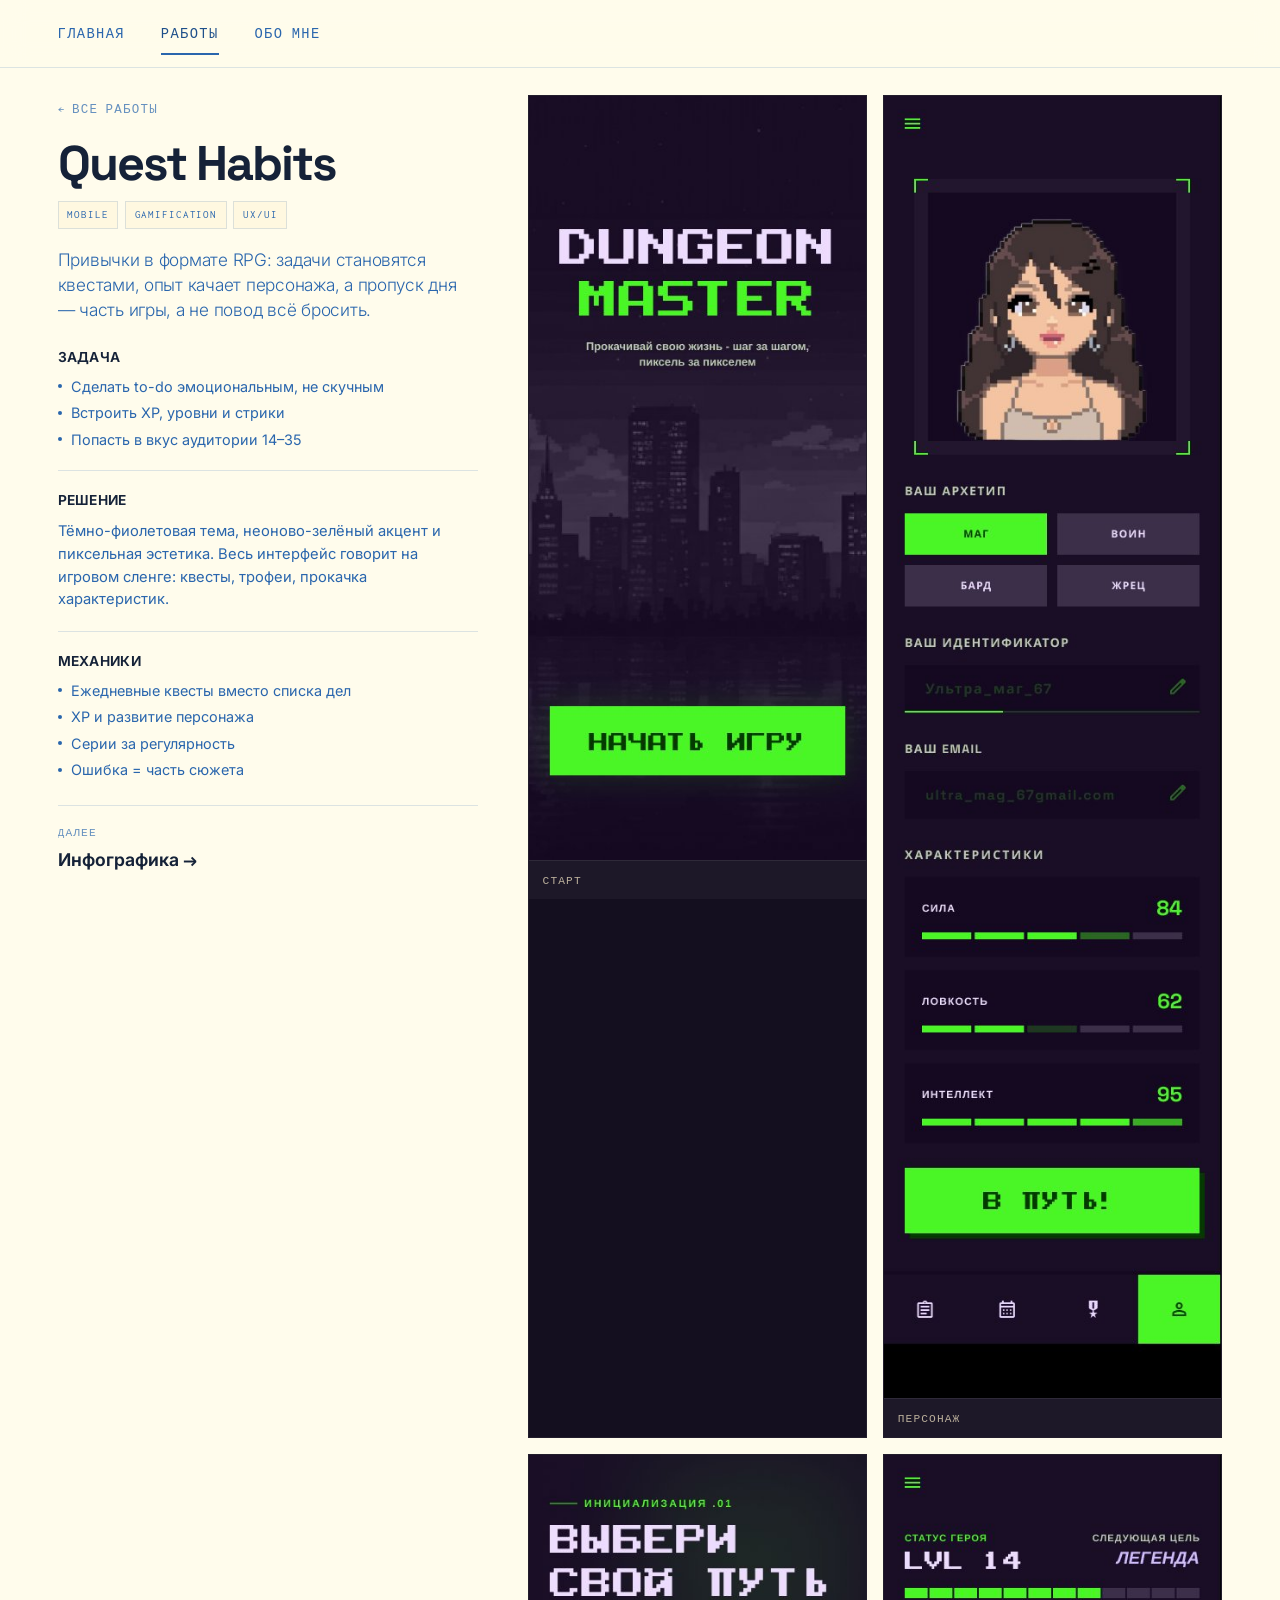
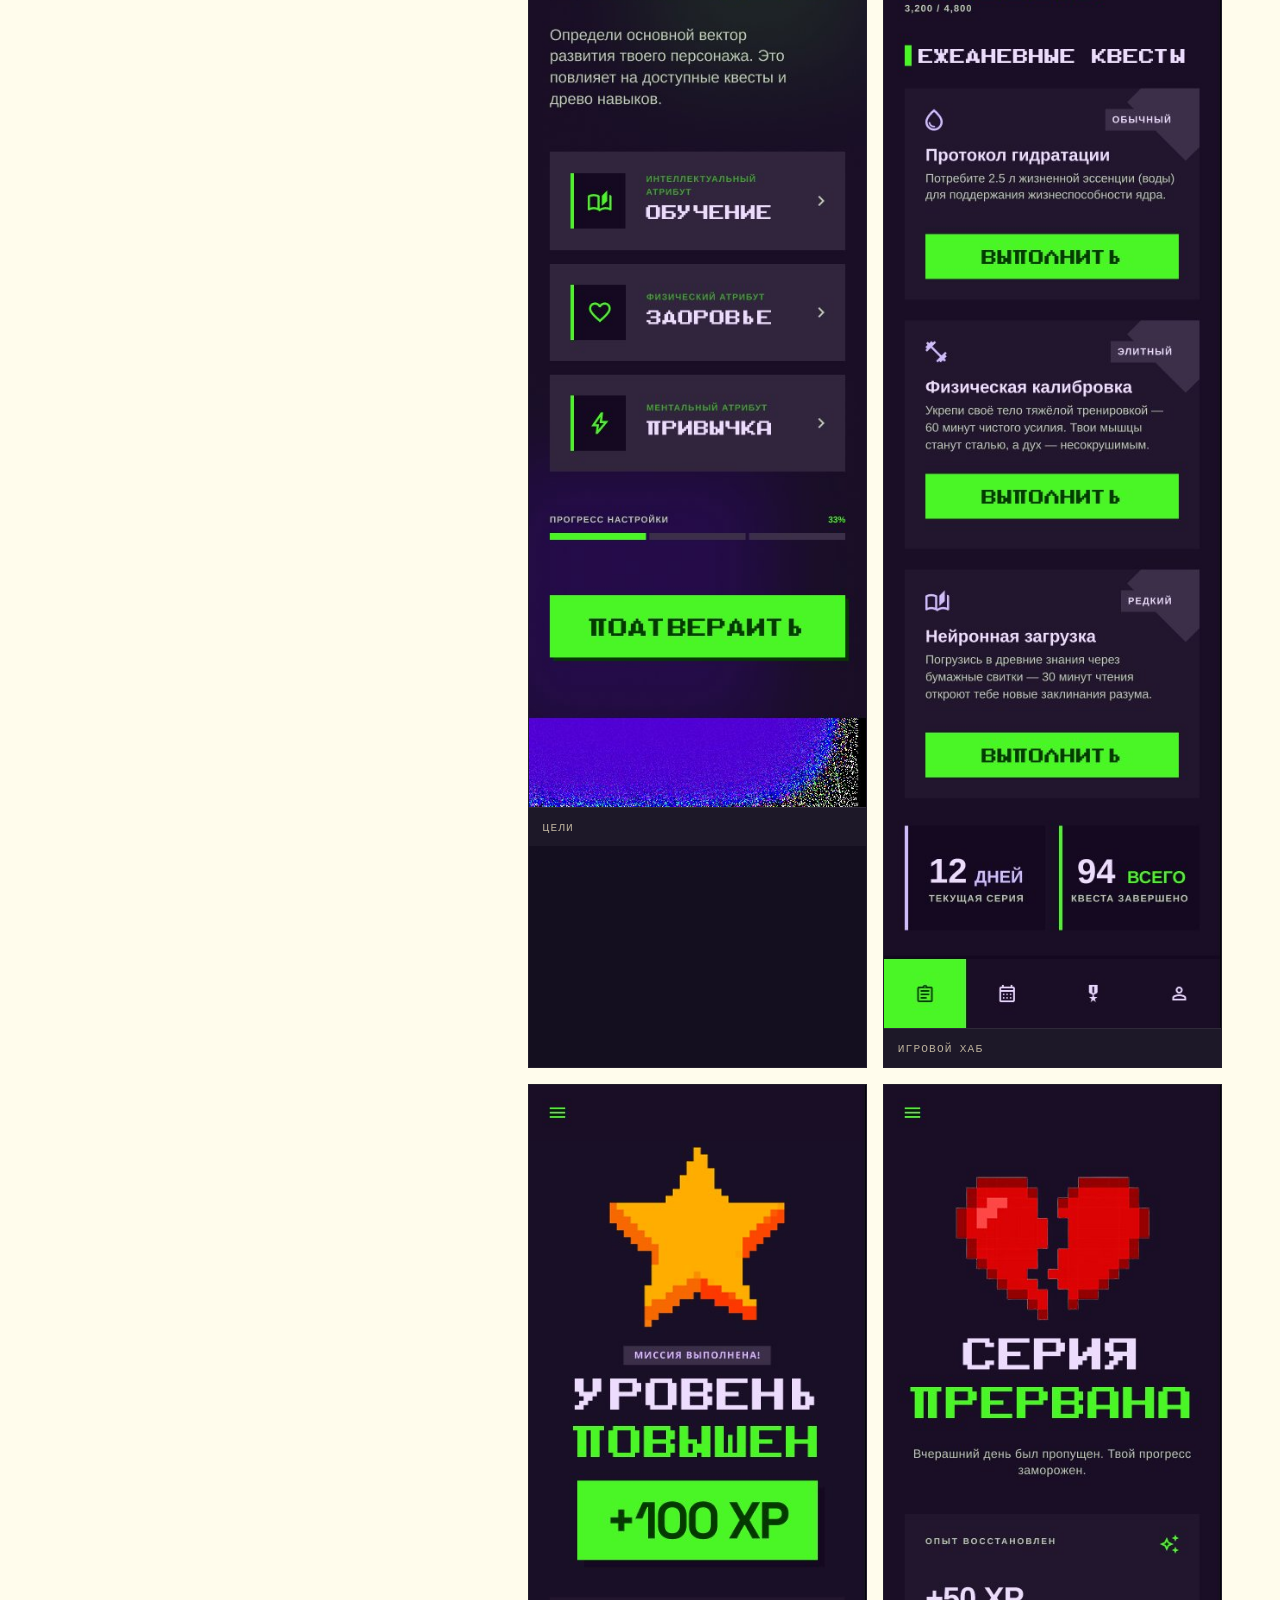
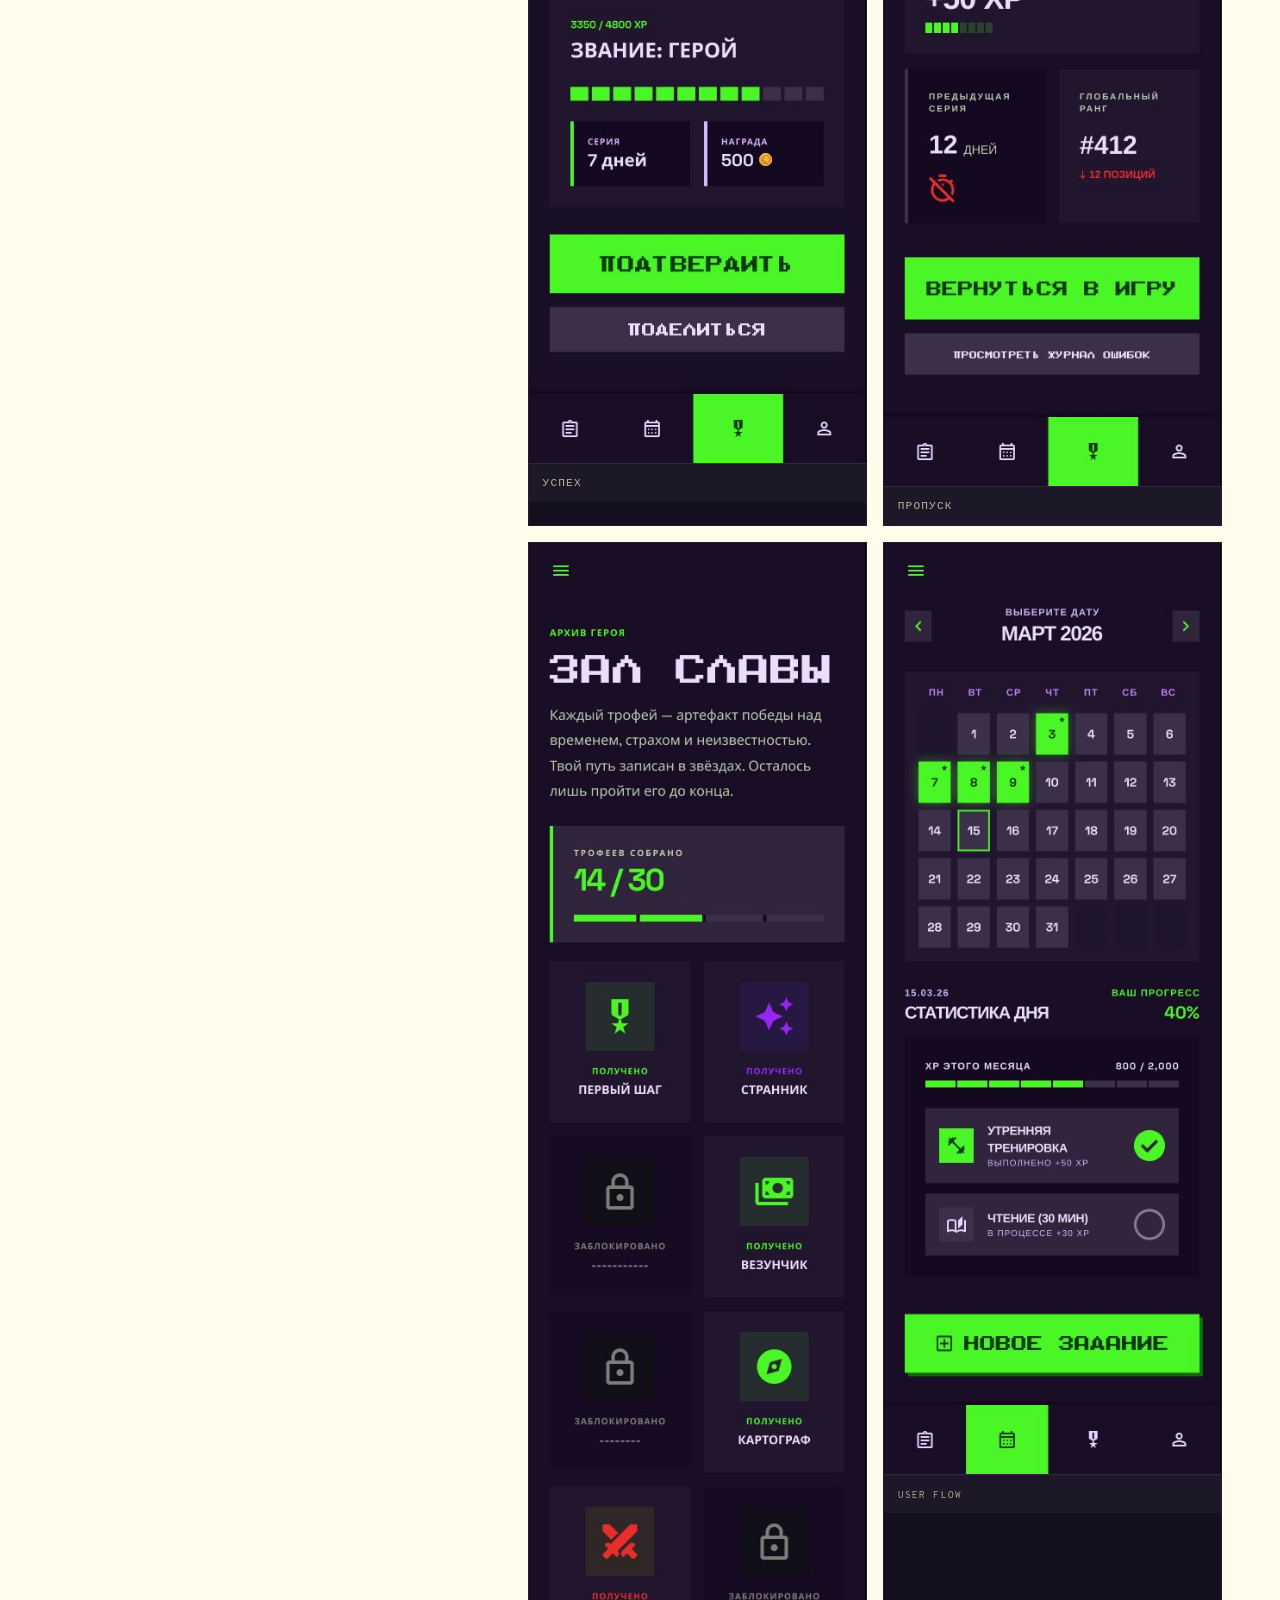
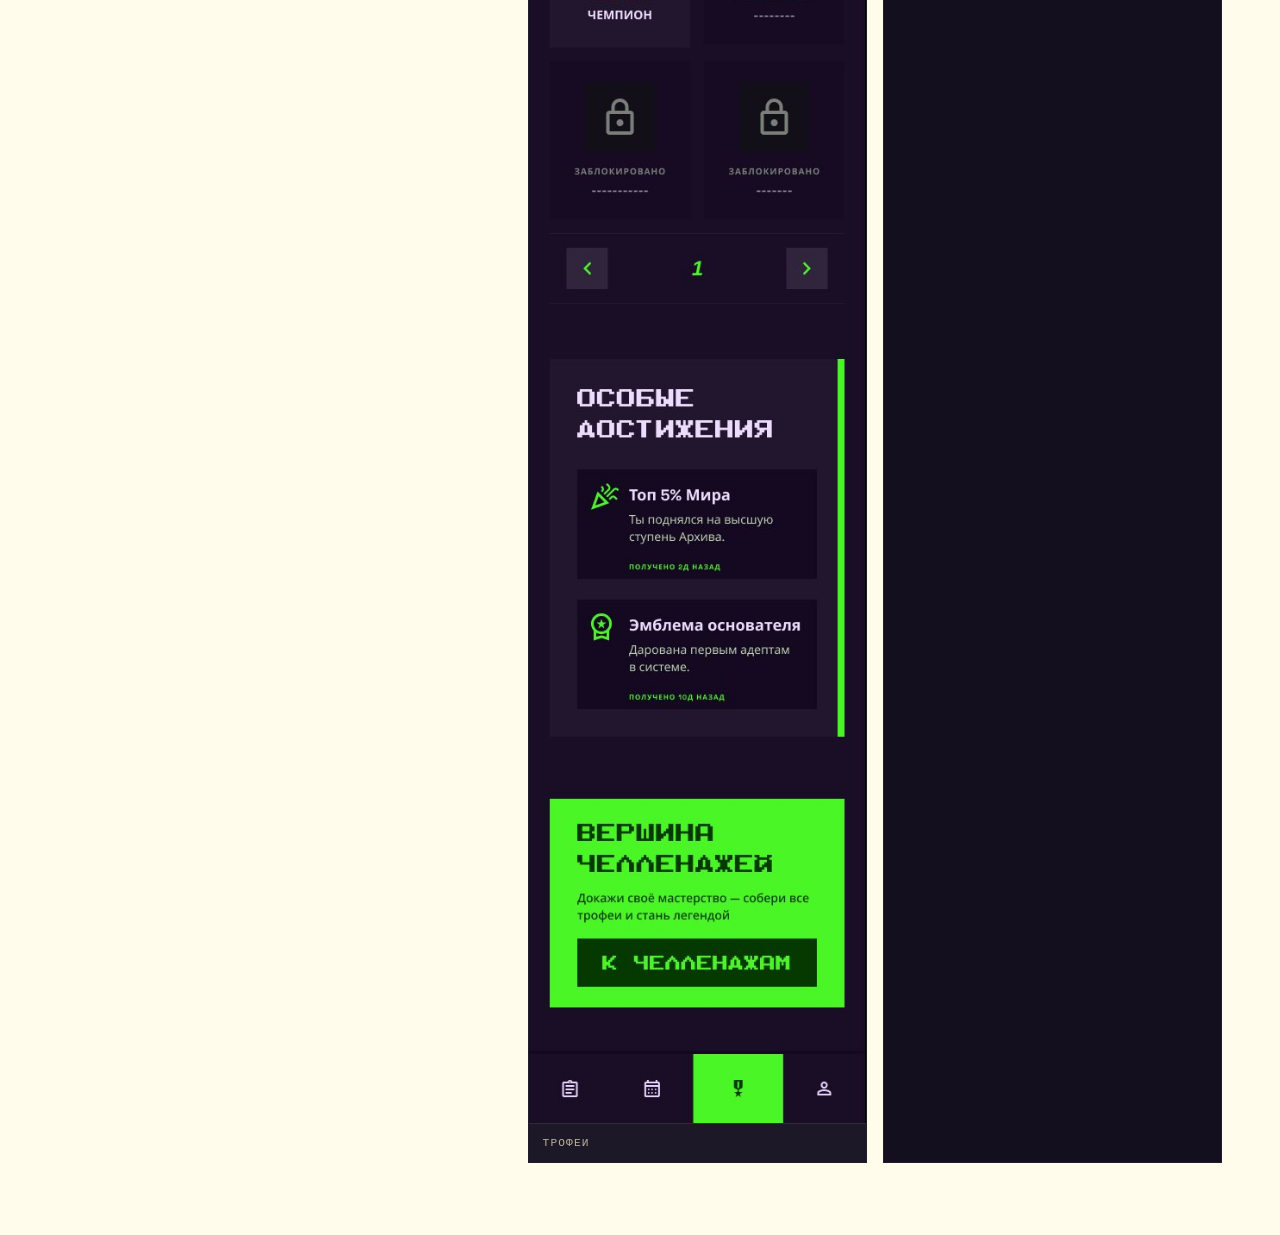
<file: projects/quest.html>
<!DOCTYPE html>
<html lang="ru">
<head>
  <meta charset="UTF-8" />
  <meta name="viewport" content="width=device-width, initial-scale=1.0" />
  <meta name="description" content="Quest Habits — мобильное приложение для привычек в формате RPG." />
  <title>Quest Habits — Мурина Софья</title>
  <link rel="preconnect" href="https://fonts.googleapis.com" />
  <link rel="preconnect" href="https://fonts.gstatic.com" crossorigin />
  <link href="https://fonts.googleapis.com/css2?family=Inconsolata:wght@400;500;700&family=Inter:wght@300;400;500;600;700&family=Space+Grotesk:wght@500;600;700&display=swap" rel="stylesheet" />
  <link rel="stylesheet" href="../styles.css" />
</head>
<body>
  <header class="site-nav">
    <button class="nav-toggle" type="button" aria-expanded="false" aria-controls="nav-menu">Меню</button>
    <nav id="nav-menu" class="nav-links" aria-label="Основная навигация">
      <a href="../index.html">Главная</a>
      <a class="is-active" href="../works.html">Работы</a>
      <a href="../about.html">Обо мне</a>
    </nav>
  </header>

  <main class="case-page">
    <div class="wrap case-shell">
      <aside class="case-sticky reveal">
        <a class="back-link" href="../works.html">← Все работы</a>
        <h1 class="display">Quest Habits</h1>
        <div class="case-meta">
          <span>Mobile</span>
          <span>Gamification</span>
          <span>UX/UI</span>
        </div>
        <p class="lede">
          Привычки в формате RPG: задачи становятся квестами, опыт качает персонажа, а пропуск дня — часть игры, а не повод всё бросить.
        </p>

        <div class="case-block">
          <h3>Задача</h3>
          <ul>
            <li>Сделать to-do эмоциональным, не скучным</li>
            <li>Встроить XP, уровни и стрики</li>
            <li>Попасть в вкус аудитории 14–35</li>
          </ul>
        </div>

        <div class="case-block">
          <h3>Решение</h3>
          <p>
            Тёмно-фиолетовая тема, неоново-зелёный акцент и пиксельная эстетика. Весь интерфейс говорит на игровом сленге: квесты, трофеи, прокачка характеристик.
          </p>
        </div>

        <div class="case-block">
          <h3>Механики</h3>
          <ul>
            <li>Ежедневные квесты вместо списка дел</li>
            <li>XP и развитие персонажа</li>
            <li>Серии за регулярность</li>
            <li>Ошибка = часть сюжета</li>
          </ul>
        </div>

        <div class="next-project">
          <span>Далее</span>
          <a href="infographic.html">Инфографика →</a>
        </div>
      </aside>

      <div class="case-gallery reveal">
        <div class="shot-phone-grid">
          <figure class="shot shot-phone">
            <img src="../assets/projects/quest/01-start.jpg" alt="Старт" />
            <figcaption>Старт</figcaption>
          </figure>
          <figure class="shot shot-phone">
            <img src="../assets/projects/quest/02-character.jpg" alt="Персонаж" loading="lazy" />
            <figcaption>Персонаж</figcaption>
          </figure>
          <figure class="shot shot-phone">
            <img src="../assets/projects/quest/03-goals.jpg" alt="Цели" loading="lazy" />
            <figcaption>Цели</figcaption>
          </figure>
          <figure class="shot shot-phone">
            <img src="../assets/projects/quest/04-hub.jpg" alt="Игровой хаб" loading="lazy" />
            <figcaption>Игровой хаб</figcaption>
          </figure>
          <figure class="shot shot-phone">
            <img src="../assets/projects/quest/05-success.jpg" alt="Успех" loading="lazy" />
            <figcaption>Успех</figcaption>
          </figure>
          <figure class="shot shot-phone">
            <img src="../assets/projects/quest/06-missed.jpg" alt="Пропуск" loading="lazy" />
            <figcaption>Пропуск</figcaption>
          </figure>
          <figure class="shot shot-phone">
            <img src="../assets/projects/quest/07-trophies.jpg" alt="Трофеи" loading="lazy" />
            <figcaption>Трофеи</figcaption>
          </figure>
          <figure class="shot shot-phone">
            <img src="../assets/projects/quest/08-wireflow.jpg" alt="User flow" loading="lazy" />
            <figcaption>User flow</figcaption>
          </figure>
        </div>
      </div>
    </div>
  </main>

  <script src="../script.js"></script>
</body>
</html>
</file>
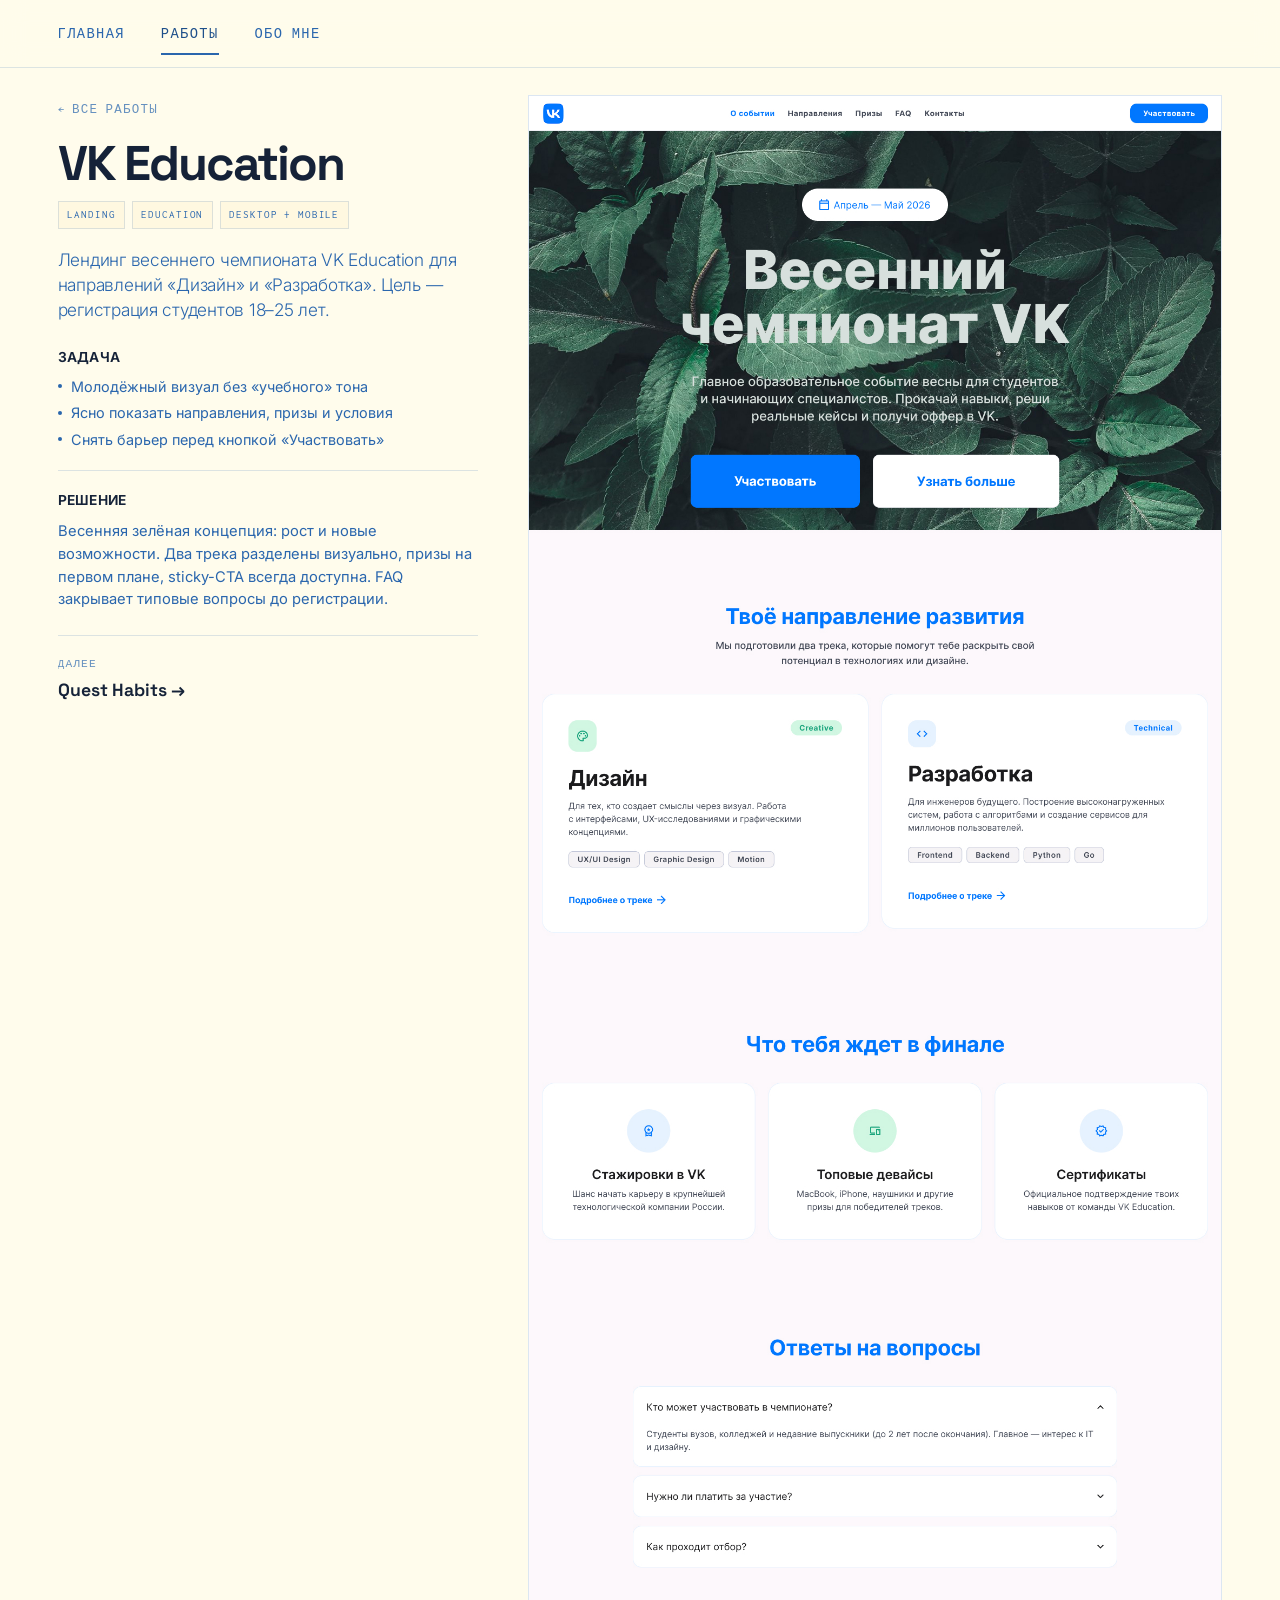
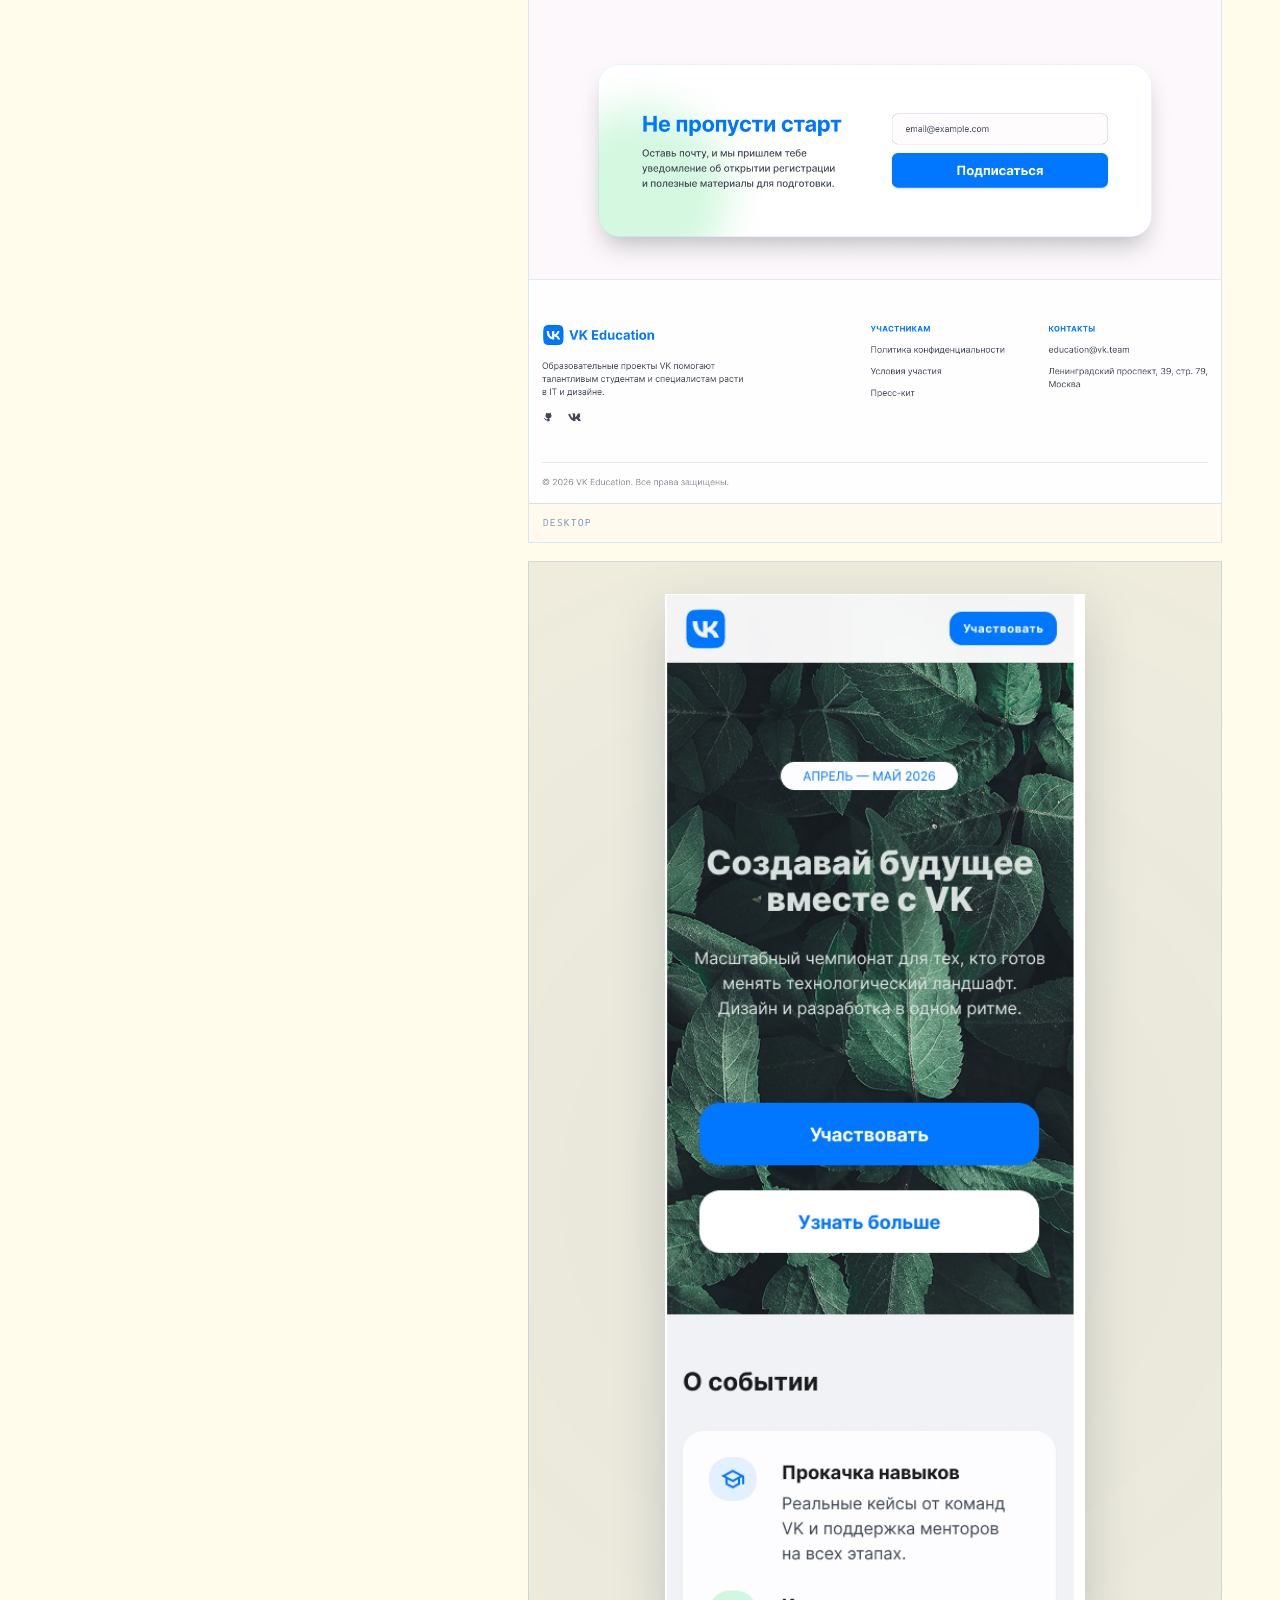
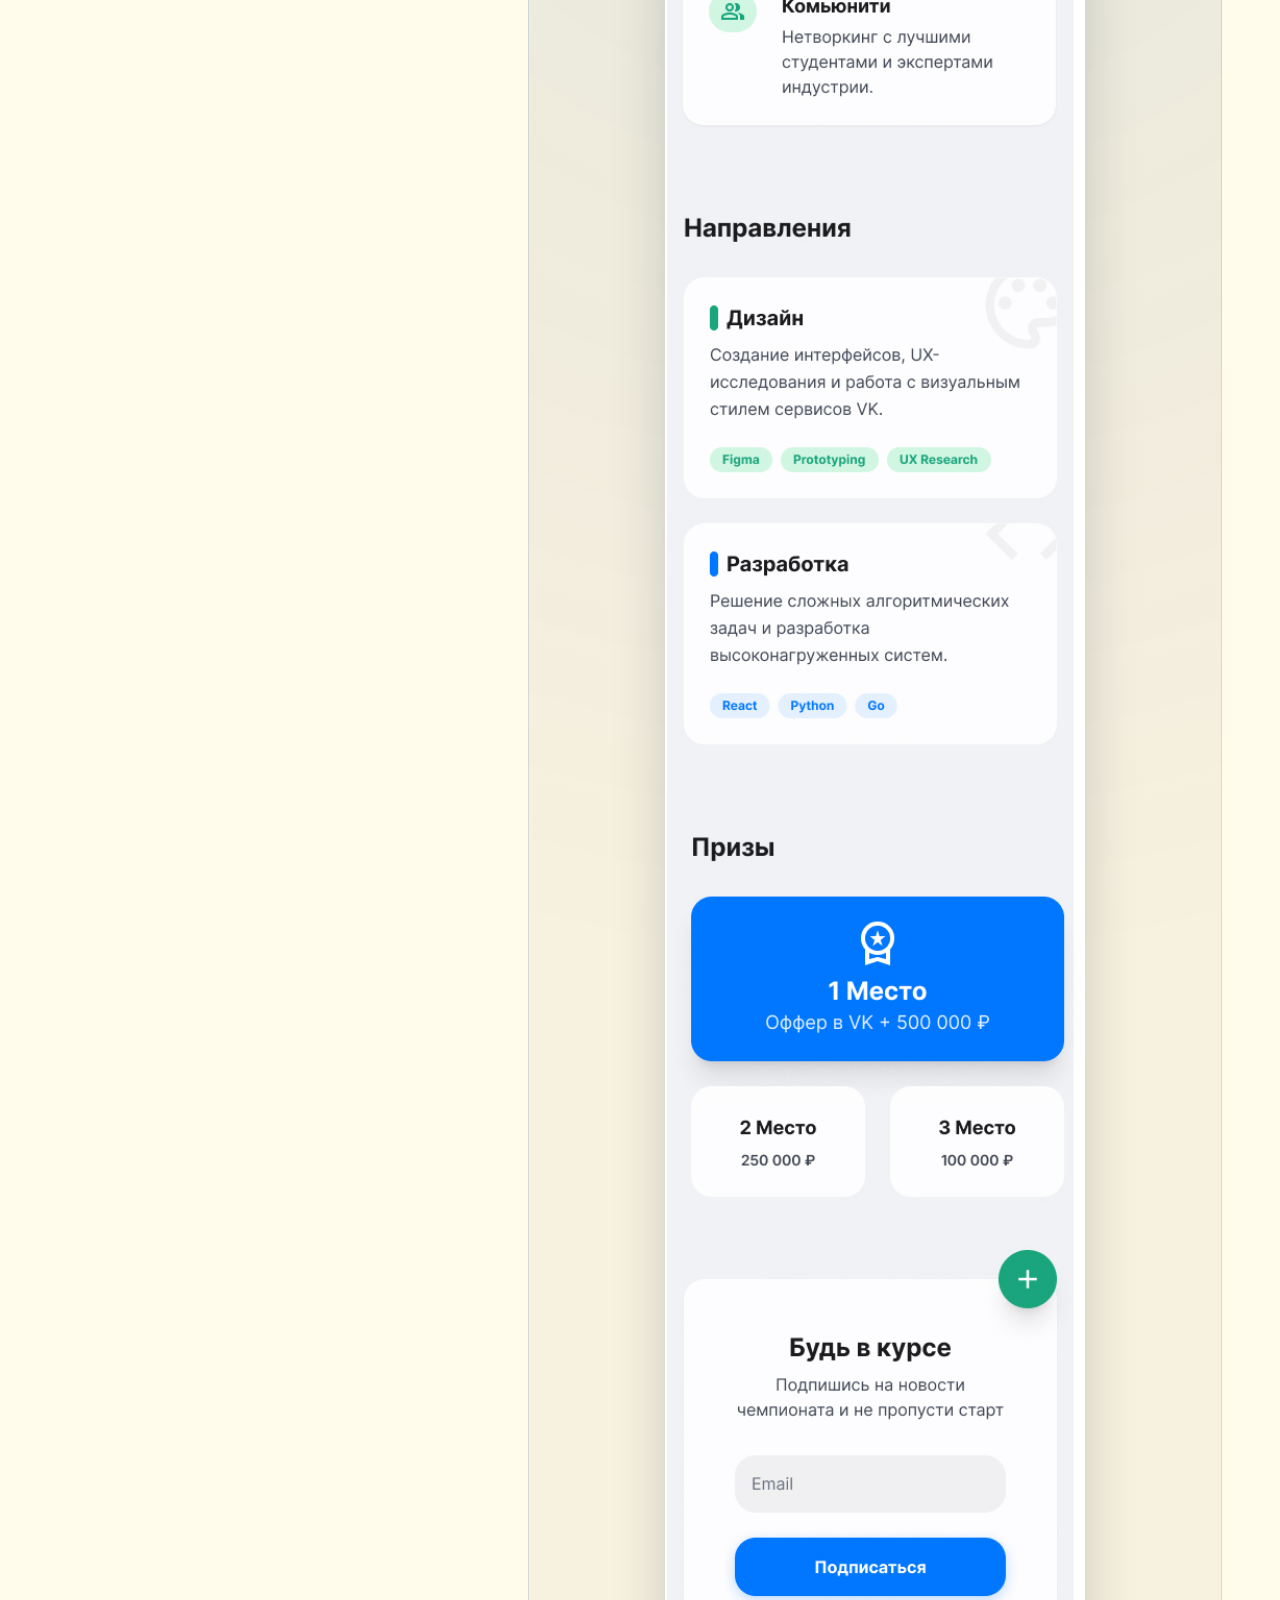
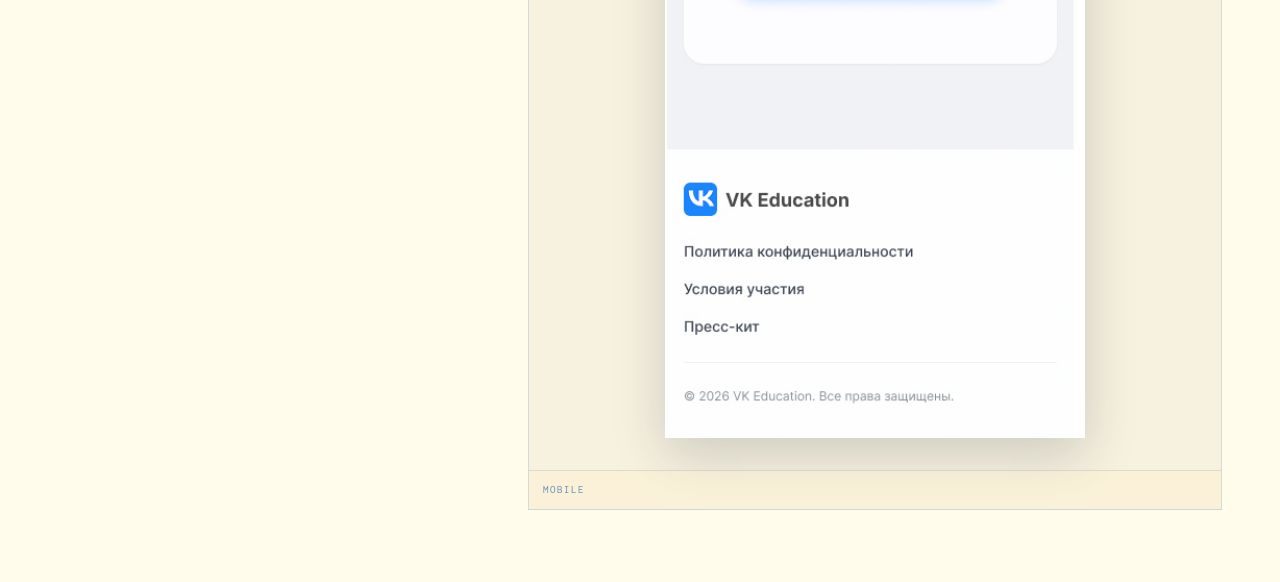
<file: projects/vk.html>
<!DOCTYPE html>
<html lang="ru">
<head>
  <meta charset="UTF-8" />
  <meta name="viewport" content="width=device-width, initial-scale=1.0" />
  <meta name="description" content="VK Education — продающий лендинг студенческого чемпионата." />
  <title>VK Education — Мурина Софья</title>
  <link rel="preconnect" href="https://fonts.googleapis.com" />
  <link rel="preconnect" href="https://fonts.gstatic.com" crossorigin />
  <link href="https://fonts.googleapis.com/css2?family=Inconsolata:wght@400;500;700&family=Inter:wght@300;400;500;600;700&family=Space+Grotesk:wght@500;600;700&display=swap" rel="stylesheet" />
  <link rel="stylesheet" href="../styles.css" />
</head>
<body>
  <header class="site-nav">
    <button class="nav-toggle" type="button" aria-expanded="false" aria-controls="nav-menu">Меню</button>
    <nav id="nav-menu" class="nav-links" aria-label="Основная навигация">
      <a href="../index.html">Главная</a>
      <a class="is-active" href="../works.html">Работы</a>
      <a href="../about.html">Обо мне</a>
    </nav>
  </header>

  <main class="case-page">
    <div class="wrap case-shell">
      <aside class="case-sticky reveal">
        <a class="back-link" href="../works.html">← Все работы</a>
        <h1 class="display">VK Education</h1>
        <div class="case-meta">
          <span>Landing</span>
          <span>Education</span>
          <span>Desktop + Mobile</span>
        </div>
        <p class="lede">
          Лендинг весеннего чемпионата VK Education для направлений «Дизайн» и «Разработка». Цель — регистрация студентов 18–25 лет.
        </p>

        <div class="case-block">
          <h3>Задача</h3>
          <ul>
            <li>Молодёжный визуал без «учебного» тона</li>
            <li>Ясно показать направления, призы и условия</li>
            <li>Снять барьер перед кнопкой «Участвовать»</li>
          </ul>
        </div>

        <div class="case-block">
          <h3>Решение</h3>
          <p>
            Весенняя зелёная концепция: рост и новые возможности. Два трека разделены визуально, призы на первом плане, sticky-CTA всегда доступна. FAQ закрывает типовые вопросы до регистрации.
          </p>
        </div>

        <div class="next-project">
          <span>Далее</span>
          <a href="quest.html">Quest Habits →</a>
        </div>
      </aside>

      <div class="case-gallery reveal">
        <figure class="shot">
          <img src="../assets/projects/vk/desktop.jpg" alt="VK Education — desktop" />
          <figcaption>Desktop</figcaption>
        </figure>
        <figure class="shot shot-frame">
          <img src="../assets/projects/vk/mobile.jpg" alt="VK Education — mobile" loading="lazy" />
          <figcaption>Mobile</figcaption>
        </figure>
      </div>
    </div>
  </main>

  <script src="../script.js"></script>
</body>
</html>
</file>
<file: styles.css>
/* Мурина Софья — portfolio
   Только светлая тема
   Inter + Inconsolata (free, as on brett.land)
   Space Grotesk — free stand-in for Adobe Neue Kabel */

/* Принудительно светлая тема */
:root {
  --ivory: #fffcec;
  --cornsilk: #fef0cc;
  --royal: #2a66ad;
  --royal-deep: #1e4f8a;
  --ink: #152238;
  --muted: rgba(42, 102, 173, 0.72);
  --line: rgba(42, 102, 173, 0.16);
  --surface: #ffffff;
  --font-display: "Space Grotesk", "Inter", sans-serif;
  --font-body: "Inter", sans-serif;
  --font-mono: "Inconsolata", monospace;
  --ease: cubic-bezier(0.22, 1, 0.36, 1);
  --pad: clamp(1.25rem, 4.5vw, 4.5rem);
  --max: 78rem;
  --nav-h: 4.25rem;
}

/* Принудительно светлая тема для темного режима системы */
@media (prefers-color-scheme: dark) {
  :root {
    --ivory: #fffcec;
    --cornsilk: #fef0cc;
    --royal: #2a66ad;
    --royal-deep: #1e4f8a;
    --ink: #152238;
    --muted: rgba(42, 102, 173, 0.72);
    --line: rgba(42, 102, 173, 0.16);
    --surface: #ffffff;
  }
}

*,
*::before,
*::after {
  box-sizing: border-box;
  margin: 0;
  padding: 0;
}

html {
  scroll-behavior: smooth;
}

body {
  font-family: var(--font-body);
  background: var(--ivory);
  color: var(--royal);
  line-height: 1.55;
  -webkit-font-smoothing: antialiased;
  min-height: 100vh;
}

img {
  display: block;
  max-width: 100%;
  height: auto;
}

a {
  color: inherit;
  text-decoration: none;
}

ul {
  list-style: none;
}

button {
  font: inherit;
}

/* —— Nav —— */
.site-nav {
  position: sticky;
  top: 0;
  z-index: 100;
  min-height: var(--nav-h);
  display: flex;
  align-items: center;
  justify-content: space-between;
  gap: 1.5rem;
  padding: 0.85rem var(--pad);
  background: rgba(255, 252, 236, 0.9);
  backdrop-filter: blur(12px);
  border-bottom: 1px solid var(--line);
}

.nav-contacts {
  display: flex;
  align-items: center;
  gap: 0.55rem;
}

.nav-icon {
  width: 2.35rem;
  height: 2.35rem;
  display: inline-grid;
  place-items: center;
  border: 1px solid var(--line);
  border-radius: 999px;
  background: rgba(254, 240, 204, 0.35);
  color: var(--royal);
  transition: background 0.25s var(--ease), border-color 0.25s var(--ease), color 0.25s var(--ease), transform 0.25s var(--ease);
}

.nav-icon svg {
  width: 1.05rem;
  height: 1.05rem;
  fill: currentColor;
}

.nav-icon:hover {
  background: var(--royal);
  border-color: var(--royal);
  color: var(--ivory);
  transform: translateY(-1px);
}

.nav-links {
  display: flex;
  align-items: center;
  gap: clamp(1.25rem, 2.8vw, 2.5rem);
  font-family: var(--font-mono);
  font-size: 0.86rem;
  letter-spacing: 0.1em;
  text-transform: uppercase;
}

.nav-links a {
  position: relative;
  padding: 0.2rem 0;
  transition: color 0.2s var(--ease);
}

.nav-links a:hover,
.nav-links a.is-active {
  color: var(--royal-deep);
}

.nav-links a.is-active::after {
  content: "";
  position: absolute;
  left: 0;
  right: 0;
  bottom: -0.45rem;
  height: 2px;
  background: var(--royal);
}

.nav-toggle {
  display: none;
  border: 1px solid var(--royal);
  background: transparent;
  color: var(--royal);
  font-family: var(--font-mono);
  font-size: 0.78rem;
  letter-spacing: 0.1em;
  text-transform: uppercase;
  padding: 0.45rem 0.75rem;
  cursor: pointer;
}

/* —— Layout —— */
.wrap {
  width: min(100% - 2 * var(--pad), var(--max));
  margin-inline: auto;
}

.section {
  padding: clamp(2.75rem, 7vh, 5.5rem) 0 clamp(4rem, 10vh, 7rem);
}

/* —— Type —— */
.eyebrow {
  font-family: var(--font-mono);
  font-size: 0.8rem;
  letter-spacing: 0.14em;
  text-transform: uppercase;
  margin-bottom: 0.85rem;
  color: var(--muted);
}

.display {
  font-family: var(--font-display);
  font-weight: 700;
  letter-spacing: -0.04em;
  line-height: 0.98;
  font-size: clamp(2.5rem, 7vw, 5.25rem);
  color: var(--ink);
}

.headline {
  font-family: var(--font-display);
  font-weight: 700;
  letter-spacing: -0.035em;
  line-height: 1.08;
  font-size: clamp(1.7rem, 3.6vw, 2.75rem);
  color: var(--ink);
}

.lede {
  font-weight: 300;
  letter-spacing: -0.015em;
  font-size: clamp(1.08rem, 2vw, 1.4rem);
  line-height: 1.45;
  max-width: 34ch;
  color: var(--royal);
}

.body-text {
  font-size: 1.02rem;
  line-height: 1.65;
  max-width: 52ch;
  color: var(--royal);
}

.body-text + .body-text {
  margin-top: 0.9rem;
}

/* —— Hero —— */
.hero {
  padding: clamp(2.5rem, 7vh, 5rem) 0 clamp(3.5rem, 9vh, 6rem);
}

.hero-stage {
  position: relative;
  border: 1px solid var(--line);
  background:
    radial-gradient(ellipse 70% 80% at 70% 20%, rgba(42, 102, 173, 0.14), transparent 60%),
    linear-gradient(180deg, var(--cornsilk) 0%, var(--ivory) 100%);
  min-height: clamp(240px, 36vw, 400px);
  display: grid;
  place-items: center;
  margin-bottom: clamp(2rem, 4.5vh, 3.25rem);
  overflow: hidden;
}

.hero-stage::before {
  content: "";
  position: absolute;
  inset: 0;
  background-image:
    linear-gradient(var(--line) 1px, transparent 1px),
    linear-gradient(90deg, var(--line) 1px, transparent 1px);
  background-size: 56px 56px;
  mask-image: radial-gradient(ellipse 65% 65% at 50% 45%, black, transparent 78%);
  animation: grid-shift 26s linear infinite;
}

.hero-mark {
  position: relative;
  z-index: 1;
  text-align: center;
  padding: 2rem 1.5rem;
}

.hero-mark .display {
  font-size: clamp(2.4rem, 8vw, 5rem);
}

.hero-mark .tag {
  margin-top: 0.9rem;
  font-family: var(--font-mono);
  letter-spacing: 0.16em;
  text-transform: uppercase;
  font-size: clamp(0.72rem, 1.2vw, 0.88rem);
  color: var(--muted);
}

.hero-grid {
  display: grid;
  grid-template-columns: 1.05fr 0.95fr;
  gap: clamp(1.75rem, 4vw, 3.5rem);
  align-items: start;
}

.hero-grid .lede {
  margin-top: 1.1rem;
}

.btn {
  display: inline-flex;
  align-items: center;
  justify-content: center;
  font-family: var(--font-display);
  font-weight: 560;
  font-size: 0.9rem;
  letter-spacing: 0.12em;
  text-transform: uppercase;
  border: 1px solid var(--royal);
  color: var(--royal);
  background: transparent;
  border-radius: 999px;
  padding: 0.95rem 1.6rem;
  transition: background 0.25s var(--ease), color 0.25s var(--ease), transform 0.25s var(--ease);
}

.btn:hover {
  background: var(--royal);
  color: var(--ivory);
  transform: translateY(-2px);
}

.btn-row {
  margin-top: clamp(1.75rem, 4vh, 2.75rem);
  display: flex;
  flex-wrap: wrap;
  gap: 0.85rem;
}

/* —— Works —— */
.works-intro {
  display: grid;
  grid-template-columns: 1fr minmax(16rem, 28rem);
  gap: 1.5rem 3rem;
  align-items: end;
  margin-bottom: clamp(2rem, 4vh, 3rem);
}

.works-grid {
  display: grid;
  grid-template-columns: repeat(2, minmax(0, 1fr));
  gap: clamp(1.5rem, 2.8vw, 2.25rem) clamp(1.25rem, 2.4vw, 2rem);
}

.work-card {
  display: flex;
  flex-direction: column;
  gap: 0.95rem;
}

.work-card-media {
  position: relative;
  aspect-ratio: 4 / 3;
  overflow: hidden;
  border: 1px solid var(--line);
  background: #1a2230;
  isolation: isolate;
}

.work-card-media img {
  width: 100%;
  height: 100%;
  object-fit: cover;
  object-position: top center;
  transition: transform 0.7s var(--ease);
}

.work-card:hover .work-card-media img {
  transform: scale(1.035);
}

.work-card-media::after {
  content: "";
  position: absolute;
  inset: 0;
  border: 1px solid rgba(255, 255, 255, 0.06);
  pointer-events: none;
}

.work-card-meta {
  display: grid;
  grid-template-columns: 1fr auto;
  gap: 0.2rem 1rem;
  align-items: baseline;
  padding-inline: 0.05rem;
}

.work-card-meta .type {
  grid-column: 1 / -1;
  font-family: var(--font-mono);
  font-size: 0.72rem;
  letter-spacing: 0.12em;
  text-transform: uppercase;
  color: var(--muted);
}

.work-card-meta .title {
  font-family: var(--font-display);
  font-weight: 650;
  font-size: clamp(1.2rem, 2vw, 1.5rem);
  letter-spacing: -0.025em;
  color: var(--ink);
}

.work-card-meta .arrow {
  font-family: var(--font-mono);
  font-size: 0.8rem;
  letter-spacing: 0.06em;
  color: var(--muted);
  transition: color 0.25s var(--ease), transform 0.25s var(--ease);
}

.work-card:hover .arrow {
  color: var(--royal);
  transform: translateX(3px);
}

/* —— About —— */
.about-grid {
  display: grid;
  grid-template-columns: 1.05fr 0.95fr;
  gap: clamp(2rem, 5vw, 4rem);
  align-items: start;
  margin-top: 2.25rem;
}

.about-block {
  border-top: 1px solid var(--line);
  padding-top: 1.15rem;
}

.about-block + .about-block {
  margin-top: 1.6rem;
}

.about-block h3 {
  font-family: var(--font-display);
  font-size: 0.98rem;
  font-weight: 650;
  letter-spacing: -0.01em;
  margin-bottom: 0.7rem;
  color: var(--ink);
}

.about-block li {
  font-size: 0.96rem;
  line-height: 1.55;
  padding-left: 1rem;
  position: relative;
}

.about-block li + li {
  margin-top: 0.4rem;
}

.about-block li::before {
  content: "";
  position: absolute;
  left: 0;
  top: 0.55em;
  width: 0.35rem;
  height: 0.35rem;
  border-radius: 50%;
  background: var(--royal);
  opacity: 0.55;
}

.skill-cloud {
  display: flex;
  flex-wrap: wrap;
  gap: 0.45rem;
}

.skill {
  font-family: var(--font-mono);
  font-size: 0.74rem;
  letter-spacing: 0.07em;
  text-transform: uppercase;
  border: 1px solid var(--line);
  padding: 0.42rem 0.68rem;
  background: rgba(254, 240, 204, 0.4);
}

.contact-list {
  display: flex;
  flex-direction: column;
  gap: 0.55rem;
}

.contact-list a {
  font-family: var(--font-mono);
  font-size: 0.9rem;
  letter-spacing: 0.04em;
  width: fit-content;
  border-bottom: 1px solid transparent;
  transition: border-color 0.2s var(--ease);
}

.contact-list a:hover {
  border-bottom-color: var(--royal);
}

.stats {
  display: grid;
  grid-template-columns: repeat(3, 1fr);
  gap: 0.75rem;
  margin-top: 1.75rem;
}

.stat {
  border: 1px solid var(--line);
  padding: 1rem 0.9rem;
  background: rgba(254, 240, 204, 0.32);
}

.stat strong {
  display: block;
  font-family: var(--font-display);
  font-size: clamp(1.4rem, 2.6vw, 1.85rem);
  letter-spacing: -0.03em;
  line-height: 1;
  margin-bottom: 0.4rem;
  color: var(--ink);
}

.stat span {
  font-family: var(--font-mono);
  font-size: 0.68rem;
  letter-spacing: 0.08em;
  text-transform: uppercase;
  color: var(--muted);
}

/* —— Case study (sticky text + scrolling gallery) —— */
.case-page {
  padding: clamp(1.5rem, 3vh, 2.25rem) 0 clamp(3rem, 8vh, 5rem);
}

.case-shell {
  display: grid;
  grid-template-columns: minmax(17rem, 0.38fr) minmax(0, 0.62fr);
  gap: clamp(1.5rem, 3.5vw, 3rem);
  align-items: start;
}

.case-sticky {
  position: sticky;
  top: calc(var(--nav-h) + 1.25rem);
  align-self: start;
  max-height: calc(100vh - var(--nav-h) - 2rem);
  overflow-y: auto;
  padding-right: 0.35rem;
  scrollbar-width: thin;
  scrollbar-color: rgba(42, 102, 173, 0.35) transparent;
}

.back-link {
  font-family: var(--font-mono);
  font-size: 0.78rem;
  letter-spacing: 0.1em;
  text-transform: uppercase;
  display: inline-flex;
  align-items: center;
  gap: 0.35rem;
  margin-bottom: 1.35rem;
  color: var(--muted);
  transition: color 0.2s;
}

.back-link:hover {
  color: var(--royal);
}

.case-sticky .display {
  font-size: clamp(2rem, 3.8vw, 3.1rem);
  margin-bottom: 0.85rem;
}

.case-meta {
  display: flex;
  flex-wrap: wrap;
  gap: 0.4rem;
  margin-bottom: 1.15rem;
}

.case-meta span {
  font-family: var(--font-mono);
  font-size: 0.68rem;
  letter-spacing: 0.08em;
  text-transform: uppercase;
  border: 1px solid var(--line);
  padding: 0.28rem 0.55rem;
  background: rgba(254, 240, 204, 0.35);
}

.case-sticky .lede {
  font-size: clamp(0.98rem, 1.35vw, 1.12rem);
  max-width: none;
  margin-bottom: 1.5rem;
}

.case-block + .case-block {
  margin-top: 1.25rem;
  padding-top: 1.15rem;
  border-top: 1px solid var(--line);
}

.case-block h3 {
  font-family: var(--font-display);
  font-size: 0.86rem;
  font-weight: 650;
  letter-spacing: 0.02em;
  text-transform: uppercase;
  margin-bottom: 0.55rem;
  color: var(--ink);
}

.case-block p {
  font-size: 0.92rem;
  line-height: 1.55;
  color: var(--royal);
}

.case-block ul {
  display: flex;
  flex-direction: column;
  gap: 0.35rem;
}

.case-block li {
  font-size: 0.9rem;
  line-height: 1.45;
  padding-left: 0.85rem;
  position: relative;
}

.case-block li::before {
  content: "";
  position: absolute;
  left: 0;
  top: 0.52em;
  width: 4px;
  height: 4px;
  border-radius: 50%;
  background: var(--royal);
}

.next-project {
  margin-top: 1.5rem;
  padding-top: 1.15rem;
  border-top: 1px solid var(--line);
  display: flex;
  flex-direction: column;
  gap: 0.3rem;
}

.next-project span {
  font-family: var(--font-mono);
  font-size: 0.7rem;
  letter-spacing: 0.1em;
  text-transform: uppercase;
  color: var(--muted);
}

.next-project a {
  font-family: var(--font-display);
  font-weight: 650;
  font-size: 1.1rem;
  color: var(--ink);
  transition: color 0.2s;
}

.next-project a:hover {
  color: var(--royal);
}

/* Gallery */
.case-gallery {
  display: flex;
  flex-direction: column;
  gap: 1.15rem;
  min-width: 0;
}

.shot {
  margin: 0;
  border: 1px solid var(--line);
  background: var(--surface);
  overflow: hidden;
}

.shot img {
  width: 100%;
  height: auto;
  vertical-align: middle;
}

.shot figcaption {
  font-family: var(--font-mono);
  font-size: 0.7rem;
  letter-spacing: 0.1em;
  text-transform: uppercase;
  padding: 0.65rem 0.85rem;
  border-top: 1px solid var(--line);
  background: rgba(254, 240, 204, 0.35);
  color: var(--muted);
}

.shot-phone-grid {
  display: grid;
  grid-template-columns: repeat(2, minmax(0, 1fr));
  gap: 1rem;
}

.shot-phone {
  background: #140f1f;
  border-color: rgba(255, 255, 255, 0.06);
}

.shot-phone img {
  width: 100%;
  height: auto;
}

.shot-phone figcaption {
  background: rgba(255, 255, 255, 0.04);
  border-top-color: rgba(255, 255, 255, 0.08);
  color: rgba(254, 240, 204, 0.7);
}

.shot-tall {
  max-height: none;
}

.shot-frame {
  background:
    radial-gradient(circle at 50% 20%, rgba(42, 102, 173, 0.08), transparent 55%),
    #f7f1df;
  display: flex;
  flex-direction: column;
}

.shot-frame img {
  width: min(100%, 420px);
  margin: clamp(1rem, 3vw, 2rem) auto;
  box-shadow: 0 18px 50px rgba(21, 34, 56, 0.18);
}

/* —— Motion —— */
.reveal {
  opacity: 0;
  transform: translateY(16px);
  transition: opacity 0.65s var(--ease), transform 0.65s var(--ease);
}

.reveal.is-in {
  opacity: 1;
  transform: none;
}

@keyframes grid-shift {
  from { transform: translate(0, 0); }
  to { transform: translate(56px, 56px); }
}

/* —— Responsive —— */
@media (max-width: 980px) {
  .hero-grid,
  .about-grid,
  .works-intro,
  .case-shell {
    grid-template-columns: 1fr;
  }

  .case-sticky {
    position: static;
    max-height: none;
    overflow: visible;
    padding-right: 0;
  }

  .stats {
    grid-template-columns: 1fr;
  }
}

@media (max-width: 720px) {
  .works-grid {
    grid-template-columns: 1fr;
  }

  .shot-phone-grid {
    grid-template-columns: 1fr 1fr;
  }
}

@media (max-width: 640px) {
  .nav-toggle {
    display: inline-flex;
  }

  .nav-links {
    display: none;
    position: absolute;
    top: 100%;
    left: 0;
    right: 0;
    flex-direction: column;
    align-items: stretch;
    gap: 0;
    background: var(--ivory);
    border-bottom: 1px solid var(--line);
    padding: 0.35rem var(--pad) 0.85rem;
  }

  .nav-links.is-open {
    display: flex;
  }

  .nav-links a {
    padding: 0.8rem 0;
    border-top: 1px solid var(--line);
  }

  .nav-links a.is-active::after {
    display: none;
  }

  .shot-phone-grid {
    grid-template-columns: 1fr;
  }
}

@media (prefers-reduced-motion: reduce) {
  html { scroll-behavior: auto; }
  .reveal { opacity: 1; transform: none; transition: none; }
  .hero-stage::before { animation: none; }
  .work-card:hover .work-card-media img { transform: none; }
}
</file>
